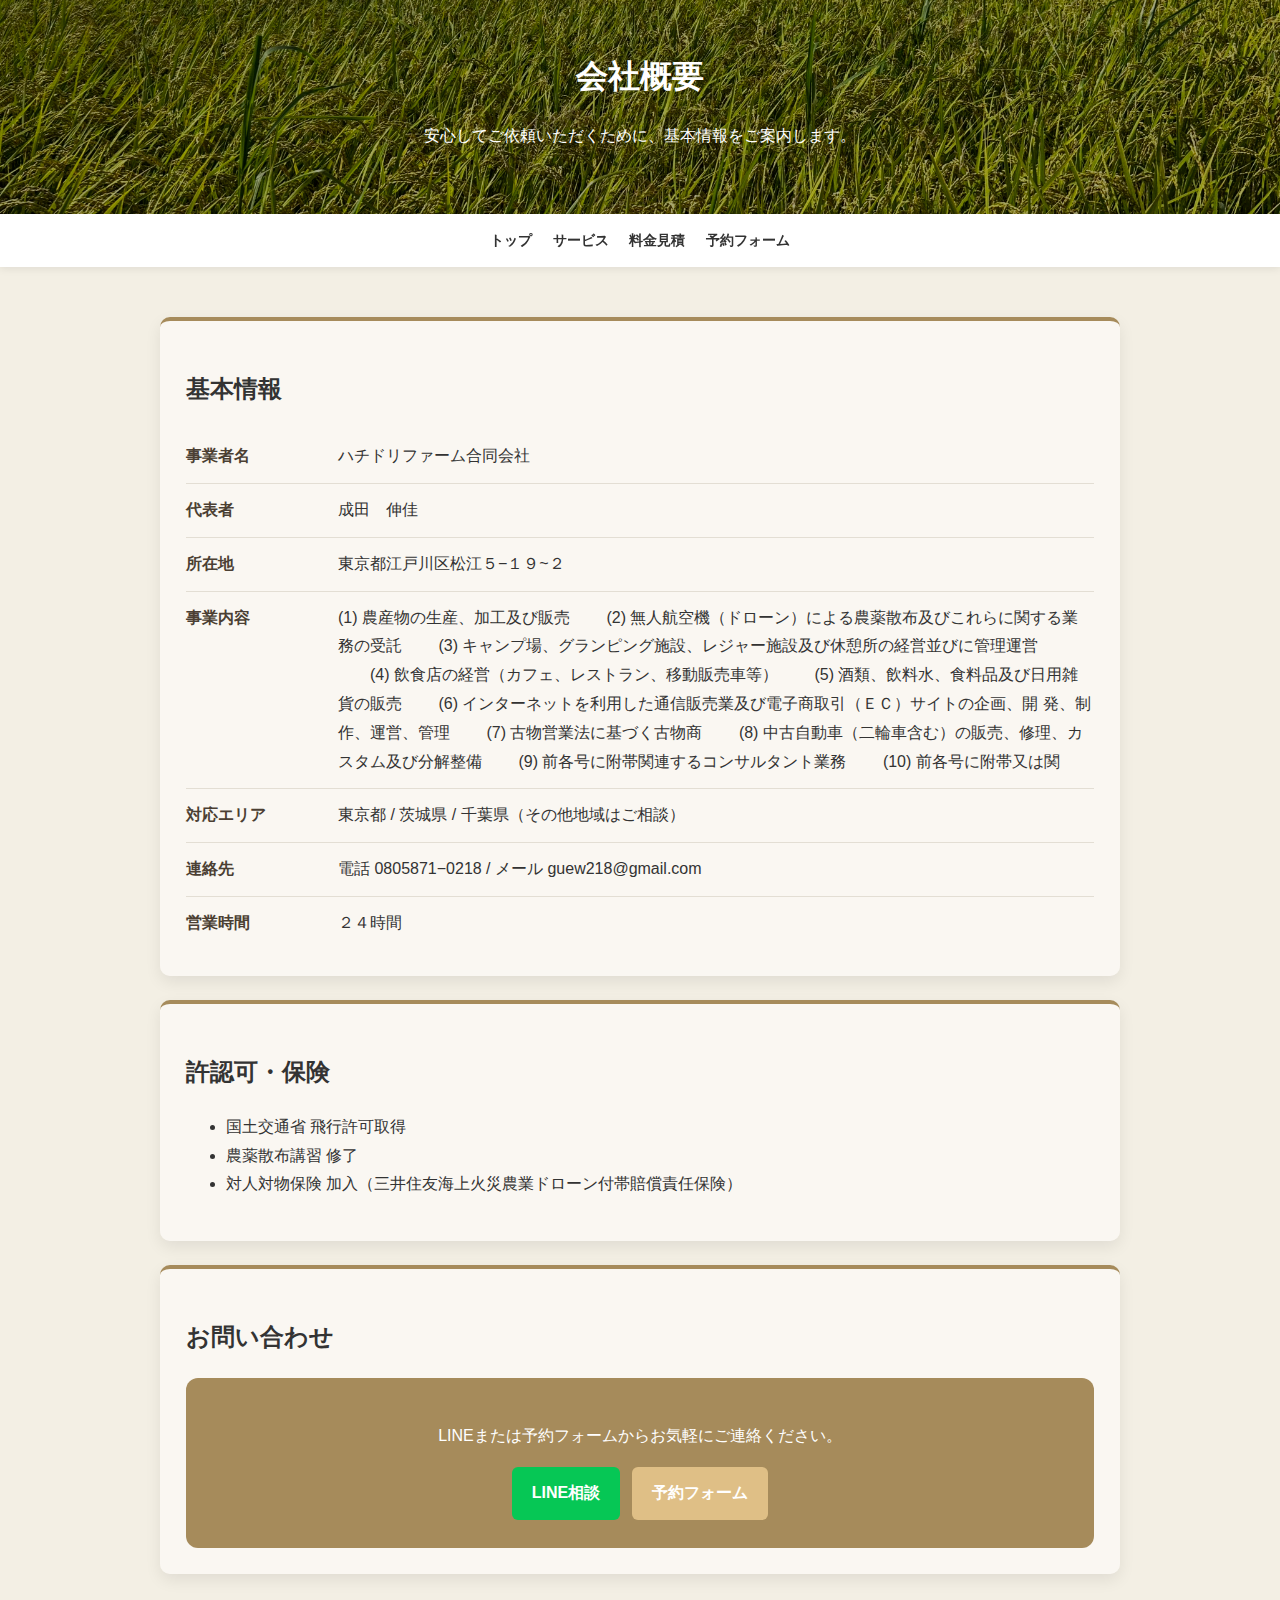
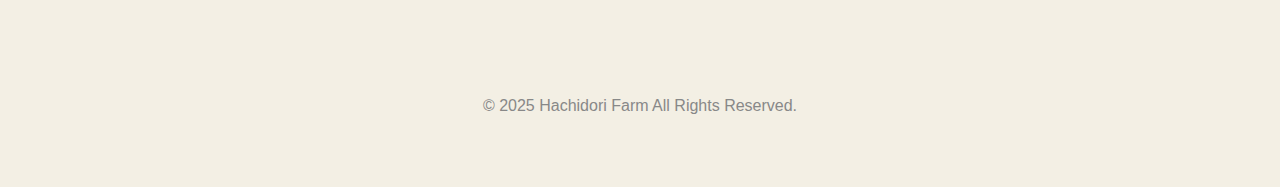
<file: company.html>
<!DOCTYPE html>
<html lang="ja">

<head>
    <meta charset="UTF-8">
    <meta name="viewport" content="width=device-width, initial-scale=1.0">
    <title>会社概要 | ハチドリドファーム</title>
    <meta name="description" content="ハチドリファームの会社概要、許認可、保険、対応エリアなどをご案内します。">
    <meta property="og:title" content="会社概要 | ハチドリファーム">
    <meta property="og:description" content="会社概要、許認可、保険、対応エリアのご案内。">
    <meta property="og:type" content="website">
    <meta property="og:locale" content="ja_JP">
    <meta property="og:image" content="assets/slide8.jpg">
    <meta name="theme-color" content="#A68B5B">

    <style>
        :root {
            --main: #A68B5B;
            --dark: #4B3F33;
            --bg: #f3efe4;
            --card: #faf7f2f2;
        }

        body {
            margin: 0;
            font-family: -apple-system, BlinkMacSystemFont, "Segoe UI", "Noto Sans JP", sans-serif;
            background: var(--bg);
            color: #333;
            line-height: 1.8;
        }

        header {
            background: linear-gradient(rgba(0, 0, 0, .35), rgba(0, 0, 0, .35)), url("assets/slide8.jpg");
            background-size: cover;
            background-position: center;
            color: white;
            text-align: center;
            padding: 48px 20px;
        }

        header h1 {
            font-size: 32px;
            margin: 0 0 10px;
        }

        nav {
            background: white;
            padding: 12px 16px;
            text-align: center;
            position: sticky;
            top: 0;
            z-index: 10;
            box-shadow: 0 2px 8px rgba(0, 0, 0, .08);
        }

        nav a {
            margin: 0 8px;
            text-decoration: none;
            color: #333;
            font-weight: 600;
            font-size: 14px;
        }

        main {
            max-width: 960px;
            margin: 0 auto;
            padding: 50px 20px;
        }

        .card {
            background: var(--card);
            padding: 26px;
            border-radius: 10px;
            box-shadow: 0 6px 16px rgba(0, 0, 0, .08);
            border-top: 4px solid var(--main);
            margin-bottom: 24px;
        }

        .info-row {
            display: grid;
            grid-template-columns: 140px 1fr;
            gap: 12px;
            padding: 12px 0;
            border-bottom: 1px solid #e3ded4;
        }

        .info-row:last-child {
            border-bottom: none;
        }

        .label {
            font-weight: 600;
            color: var(--dark);
        }

        .cta {
            background: var(--main);
            color: white;
            text-align: center;
            padding: 28px 20px;
            border-radius: 12px;
        }

        .cta .buttons {
            margin-top: 16px;
            display: flex;
            justify-content: center;
            flex-wrap: wrap;
            gap: 12px;
        }

        .btn {
            display: inline-block;
            padding: 12px 20px;
            border-radius: 6px;
            text-decoration: none;
            font-weight: bold;
        }

        .btn-line { background: #06C755; color: white; }
        .btn-mail { background: #dfbf86; color: white; }

        footer {
            text-align: center;
            padding: 28px 20px 50px;
            color: #888;
        }

        @media (max-width: 768px) {
            header h1 { font-size: 24px; }
            main { padding: 40px 18px; }
            .info-row { grid-template-columns: 1fr; }
        }
    </style>
</head>

<body>
    <header>
        <h1>会社概要</h1>
        <p>安心してご依頼いただくために、基本情報をご案内します。</p>
    </header>

    <nav>
        <a href="drone.html#merit">トップ</a>
        <a href="drone.html#service">サービス</a>
        <a href="drone.html#estimate">料金見積</a>
        <a href="drone.html#contact">予約フォーム</a>
    </nav>

    <main>
        <section class="card">
            <h2>基本情報</h2>
            <div class="info-row">
                <div class="label">事業者名</div>
                <div>ハチドリファーム合同会社</div>
            </div>
            <div class="info-row">
                <div class="label">代表者</div>
                <div>成田　伸佳</div>
            </div>
            <div class="info-row">
                <div class="label">所在地</div>
                <div>東京都江戸川区松江５−１９~２</div>
            </div>
            <div class="info-row">
                <div class="label">事業内容</div>
                <div>(1) 農産物の生産、加工及び販売
　　(2) 無人航空機（ドローン）による農薬散布及びこれらに関する業務の受託
　　(3) キャンプ場、グランピング施設、レジャー施設及び休憩所の経営並びに管理運営
　　(4) 飲食店の経営（カフェ、レストラン、移動販売車等）
　　(5) 酒類、飲料水、食料品及び日用雑貨の販売
　　(6) インターネットを利用した通信販売業及び電子商取引（ＥＣ）サイトの企画、開
発、制作、運営、管理
　　(7) 古物営業法に基づく古物商
　　(8) 中古自動車（二輪車含む）の販売、修理、カスタム及び分解整備
　　(9) 前各号に附帯関連するコンサルタント業務
　　(10) 前各号に附帯又は関</div>
            </div>
            <div class="info-row">
                <div class="label">対応エリア</div>
                <div>東京都 / 茨城県 / 千葉県（その他地域はご相談）</div>
            </div>
            <div class="info-row">
                <div class="label">連絡先</div>
                <div>電話 0805871−0218 / メール guew218@gmail.com</div>
            </div>
            <div class="info-row">
                <div class="label">営業時間</div>
                <div>２４時間</div>
            </div>
        </section>

        <section class="card">
            <h2>許認可・保険</h2>
            <ul>
                <li>国土交通省 飛行許可取得</li>
                <li>農薬散布講習 修了</li>
                <li>対人対物保険 加入（三井住友海上火災農業ドローン付帯賠償責任保険）</li>
            </ul>
        </section>

        <section class="card">
            <h2>お問い合わせ</h2>
            <div class="cta">
                <p>LINEまたは予約フォームからお気軽にご連絡ください。</p>
                <div class="buttons">
                    <a class="btn btn-line" href="https://lin.ee/dh3GsJN">LINE相談</a>
                    <a class="btn btn-mail" href="drone.html#contact">予約フォーム</a>
                </div>
            </div>
        </section>
    </main>

    <footer>
        <p>© 2025 Hachidori Farm All Rights Reserved.</p>
    </footer>
</body>

</html>
</file>
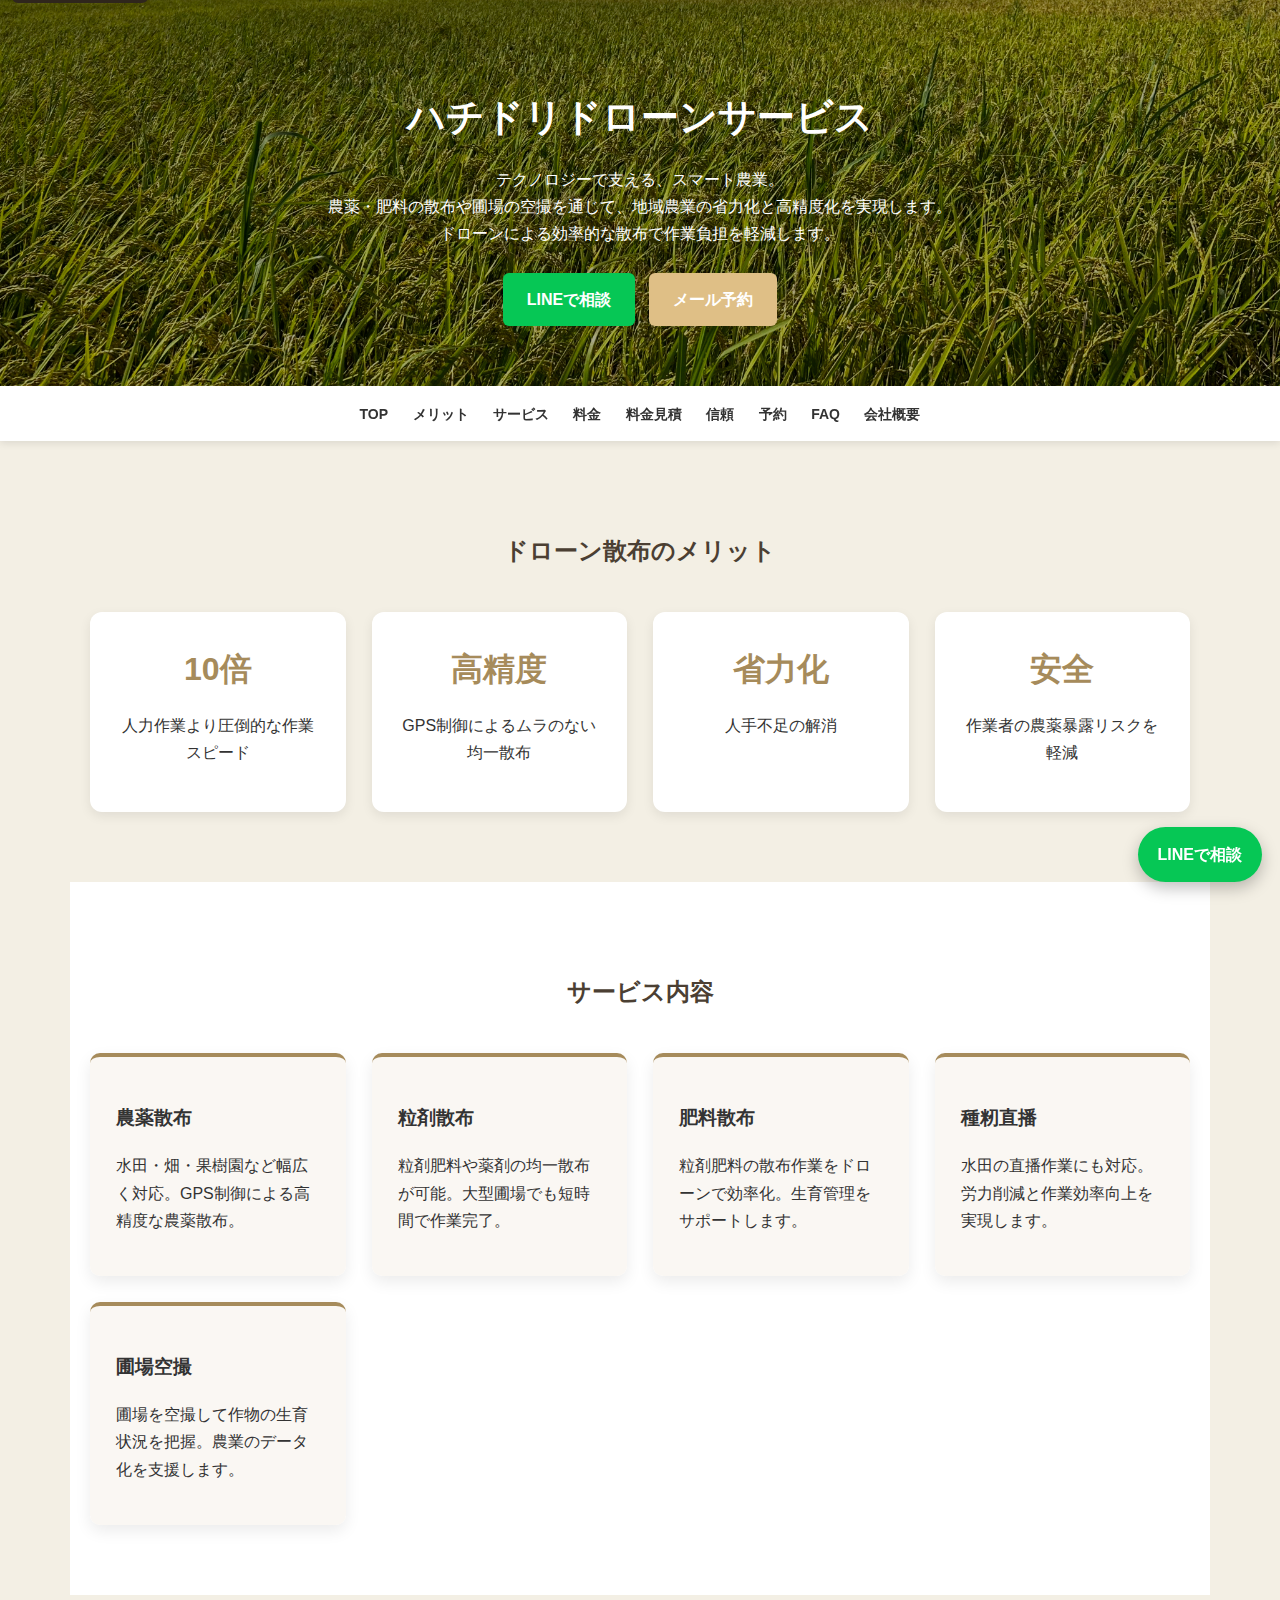
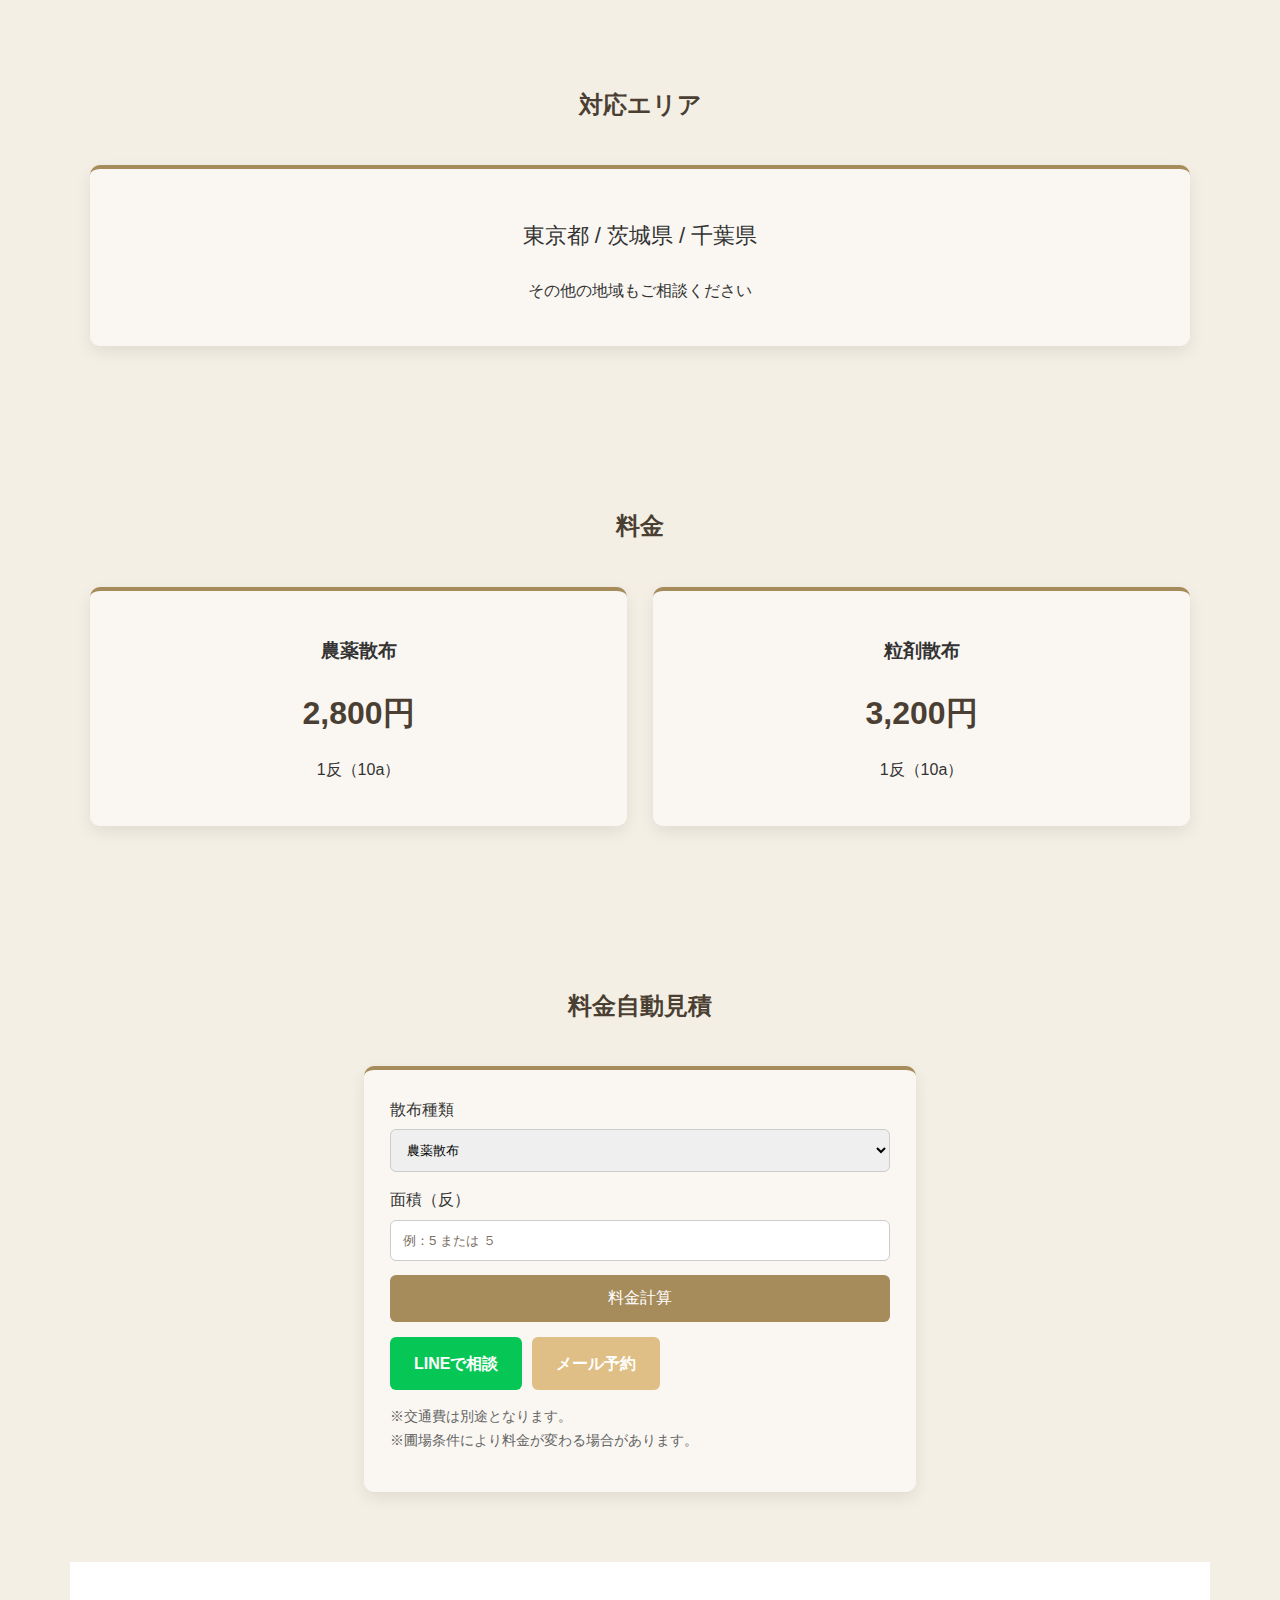
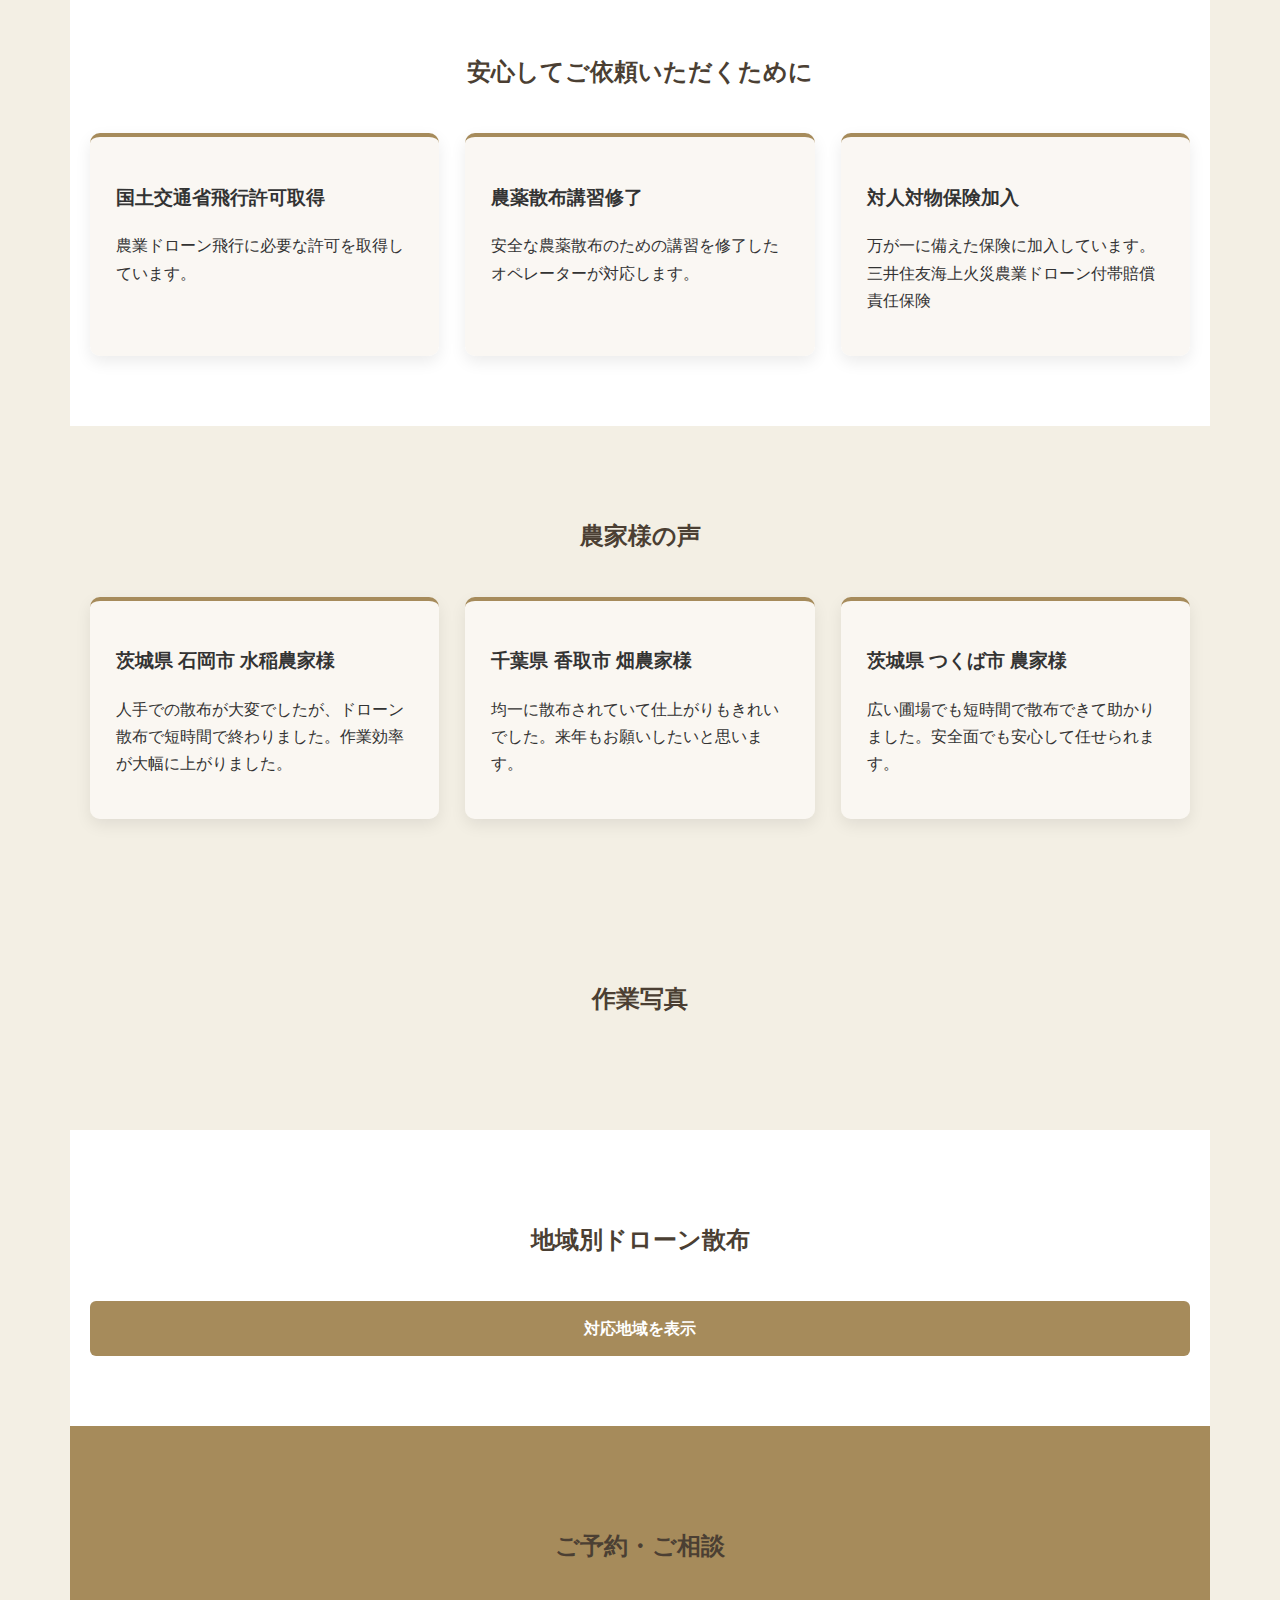
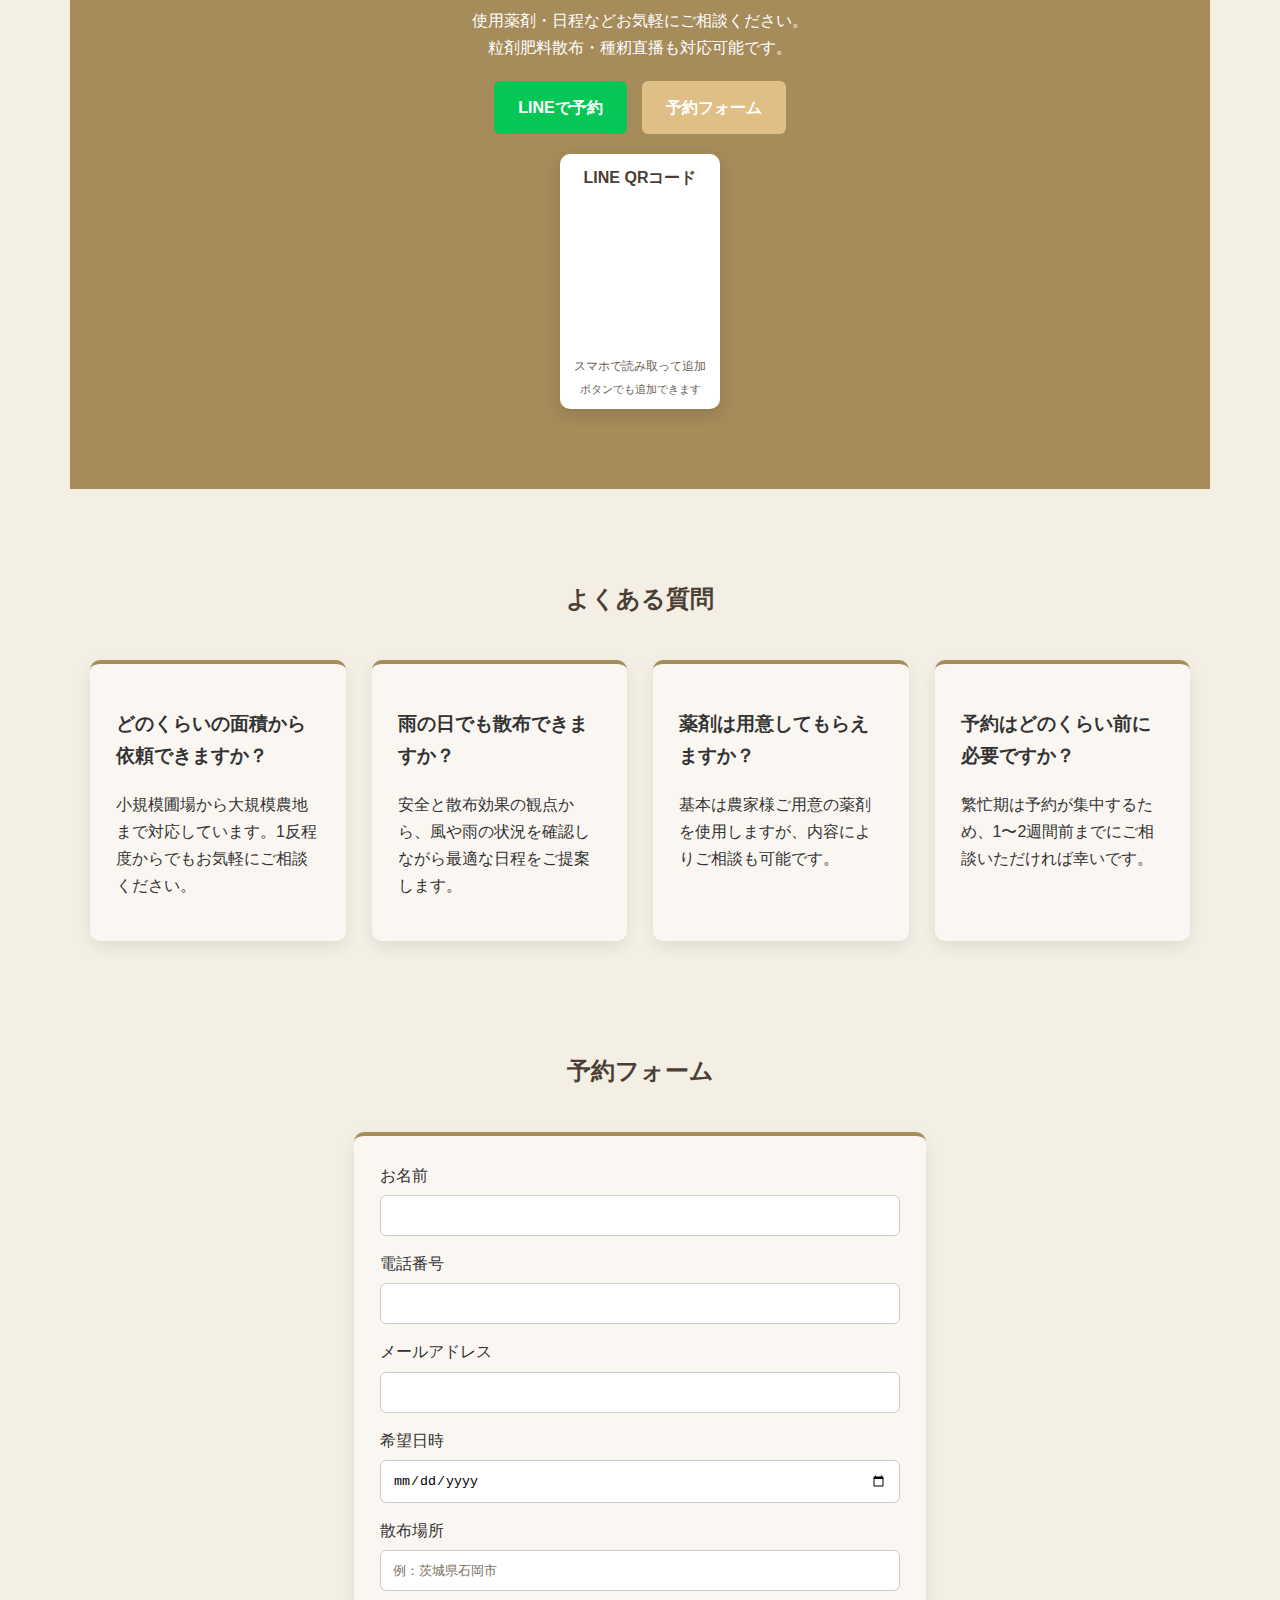
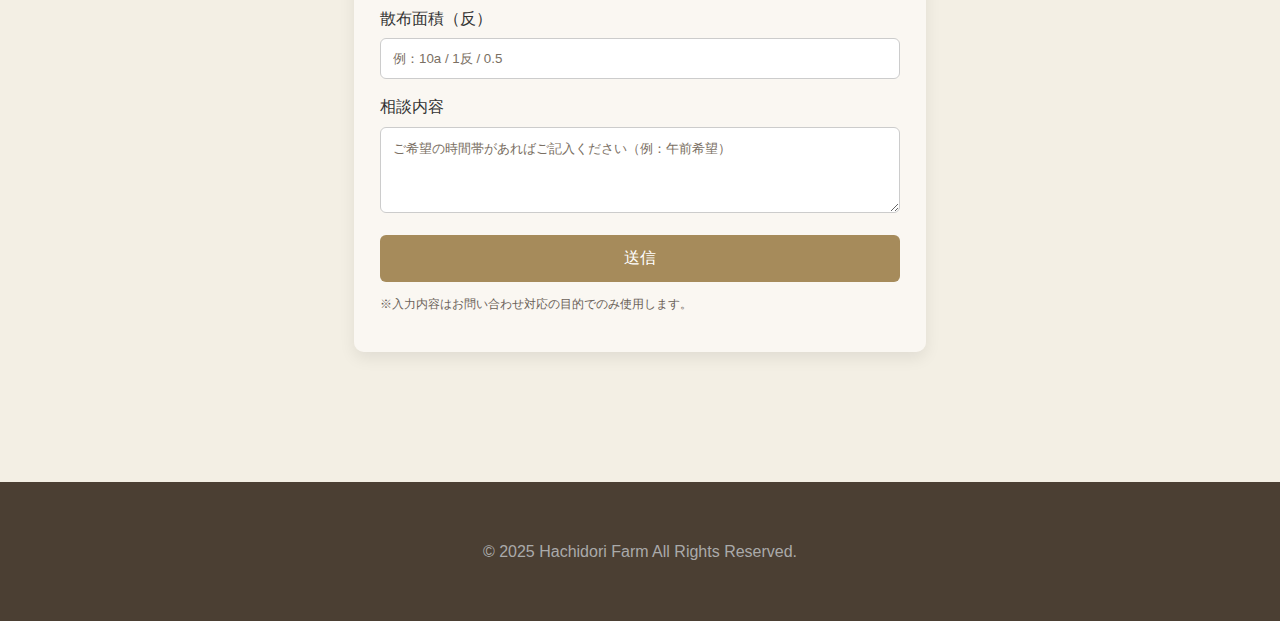
<file: drone.html>
<!DOCTYPE html>
<html lang="ja">

<head>
    <meta charset="UTF-8">
    <meta name="viewport" content="width=device-width, initial-scale=1.0">
    <title>ハチドリドローンサービス | 農業ドローン散布</title>
    <meta name="description" content="農業ドローン散布サービス。農薬・粒剤・肥料散布、種籾直播、圃場空撮に対応。東京都・茨城県・千葉県を中心に承ります。">
    <meta name="theme-color" content="#A68B5B">
    <meta property="og:title" content="ハチドリドローンサービス | 農業ドローン散布">
    <meta property="og:description" content="農薬・粒剤・肥料散布、種籾直播、圃場空撮に対応。東京都・茨城県・千葉県を中心に承ります。">
    <meta property="og:type" content="website">
    <meta property="og:locale" content="ja_JP">
    <meta property="og:image" content="assets/slide8.jpg">
    <meta name="twitter:card" content="summary_large_image">

    <style>
        :root {
            --main: #A68B5B;
            --dark: #4B3F33;
            --accent: #3e3a3926;
            --bg: #f3efe4;
            --card: #faf7f2f2;
        }

        body {
            margin: 0;
            font-family: -apple-system, BlinkMacSystemFont, "Segoe UI", "Noto Sans JP", sans-serif;
            background: var(--bg);
            color: #333;
            line-height: 1.7;
        }

        html {
            scroll-behavior: smooth;
        }

        section {
            scroll-margin-top: 80px;
        }

        #contact {
            scroll-margin-top: 0;
            padding-top: 20px;
        }

        a:focus-visible,
        button:focus-visible,
        input:focus-visible,
        select:focus-visible,
        textarea:focus-visible {
            outline: 3px solid #2f261c;
            outline-offset: 2px;
        }

        a.btn:hover,
        button:hover {
            filter: brightness(0.97);
        }

        .skip-link {
            position: absolute;
            left: 12px;
            top: -40px;
            background: #2f261c;
            color: #fff;
            padding: 8px 12px;
            border-radius: 6px;
            text-decoration: none;
            z-index: 1000;
        }

        .skip-link:focus-visible {
            top: 12px;
        }

        header {
            background: linear-gradient(rgba(0, 0, 0, .35), rgba(0, 0, 0, .35)), url("assets/slide8.jpg");
            background-size: cover;
            background-position: center;
            color: white;
            text-align: center;
            padding: 60px 20px;
        }

        header h1 {
            font-size: 38px;
            margin-bottom: 10px
        }

        .hero-buttons {
            margin-top: 25px;
            display: flex;
            justify-content: center;
            flex-wrap: wrap;
            gap: 14px;
        }

        nav {
            background: white;
            padding: 14px;
            text-align: center;
            position: sticky;
            top: 0;
            z-index: 10;
            box-shadow: 0 2px 8px rgba(0, 0, 0, .1);
        }

        nav a {
            margin: 0 10px;
            text-decoration: none;
            color: #333;
            font-weight: 600;
            font-size: 14px;
        }

        section {
            max-width: 1100px;
            margin: auto;
            padding: 70px 20px;
        }

        .alt {
            background: white
        }

        h2 {
            text-align: center;
            margin-bottom: 40px;
            color: var(--dark);
        }

        .grid {
            display: grid;
            grid-template-columns: repeat(auto-fit, minmax(240px, 1fr));
            gap: 26px;
        }

        .card {
            background: var(--card);
            padding: 26px;
            border-radius: 10px;
            box-shadow: 0 6px 16px rgba(0, 0, 0, .08);
            border-top: 4px solid var(--main);
        }

        .stat {
            background: white;
            padding: 30px;
            border-radius: 12px;
            text-align: center;
            box-shadow: 0 4px 12px rgba(0, 0, 0, .08);
        }

        .stat h3 {
            margin: 0;
            font-size: 32px;
            color: var(--main);
        }

        .price {
            font-size: 32px;
            font-weight: bold;
            color: var(--dark);
        }

        .center {
            text-align: center
        }

        .btn {
            display: inline-block;
            padding: 13px 24px;
            border-radius: 6px;
            text-decoration: none;
            font-weight: bold;
        }

        .btn-line {
            background: #06C755;
            color: white
        }

        .btn-mail {
            background: #dfbf86;
            color: white
        }

        input,
        select,
        textarea {
            width: 100%;
            padding: 12px;
            border-radius: 6px;
            border: 1px solid #ccc;
            margin-top: 6px;
            margin-bottom: 14px;
            box-sizing: border-box;
        }

        input::placeholder,
        textarea::placeholder {
            color: #7a6f63;
        }

        button {
            padding: 13px;
            border: none;
            border-radius: 6px;
            background: var(--main);
            color: white;
            font-size: 16px;
            cursor: pointer;
            width: 100%;
        }

        .result {
            font-size: 26px;
            font-weight: bold;
            margin-top: 12px;
            color: var(--dark);
        }

        .form-status {
            margin-top: 12px;
            font-size: 14px;
            color: #2f261c;
            background: #f2e9da;
            border: 1px solid #d8c8ae;
            padding: 10px 12px;
            border-radius: 6px;
            display: none;
        }

        .form-status.error {
            background: #f8e2df;
            border-color: #e0b1a8;
            color: #7a2d22;
        }

        .gallery img {
            width: 100%;
            border-radius: 8px;
        }

        .cta {
            background: var(--main);
            color: white;
            text-align: center;
            padding: 80px 20px;
        }

        footer {
            background: var(--dark);
            color: #aaa;
            text-align: center;
            padding: 40px 20px;
            margin-top: 60px;
        }

        .floating-line {
            position: fixed;
            right: 18px;
            bottom: 18px;
            background: #06C755;
            color: white;
            padding: 14px 20px;
            border-radius: 30px;
            font-weight: bold;
            text-decoration: none;
            box-shadow: 0 6px 16px rgba(0, 0, 0, .25);
            z-index: 999;
        }

        /* SEO折りたたみ */

        .seo-details {
            margin-top: 10px;
        }

        .seo-toggle {
            background: var(--main);
            color: white;
            padding: 14px;
            border-radius: 6px;
            cursor: pointer;
            text-align: center;
            font-weight: bold;
            list-style: none;
        }

        .seo-toggle::-webkit-details-marker {
            display: none;
        }

        .seo-content {
            margin-top: 20px;
        }

        .seo-details:not([open]) .seo-content {
            display: none;
        }

        @media (prefers-reduced-motion: reduce) {
            html {
                scroll-behavior: auto;
            }

            * {
                animation: none !important;
                transition: none !important;
            }
        }

        @media(max-width:768px) {
            header h1 {
                font-size: 26px
            }

            section {
                padding: 50px 18px
            }

            .grid {
                grid-template-columns: 1fr
            }

            .hero-buttons {
                flex-direction: column
            }

            .price {
                font-size: 26px
            }

            #contact {
                scroll-margin-top: 0;
                padding-top: 16px;
            }
        }
    </style>

    <script>
        function normalizeNumber(value) {
            value = value.replace(/[０-９]/g, function (s) {
                return String.fromCharCode(s.charCodeAt(0) - 0xFEE0)
            });
            value = value.replace(/[^0-9.]/g, '');
            return value;
        }

        function calcEstimate() {
            let type = document.getElementById("type").value
            let areaInput = document.getElementById("fieldArea")

            let area = normalizeNumber(areaInput.value)
            areaInput.value = area

            if (area === "") {
                alert("面積を入力してください")
                return
            }

            area = parseFloat(area)

            if (isNaN(area) || area <= 0) {
                alert("正しい面積を入力してください")
                return
            }

            let price = 0

            if (type === "pesticide") price = 2800 * area
            if (type === "granule") price = 3200 * area

            let tax = price * 0.1
            let total = price + tax

            let resultText = "概算料金：約 " + Math.round(total).toLocaleString() + " 円（税込）"

            document.getElementById("estimateResult").textContent = resultText

            let typeText = type === "pesticide" ? "農薬散布" : "粒剤散布"

            let msg = "ドローン散布見積希望\n" +
                "散布種類：" + typeText + "\n" +
                "面積：" + area + "反\n" +
                "概算料金：" + Math.round(total).toLocaleString() + "円"

            let url = "https://lin.ee/dh3GsJN?text=" + encodeURIComponent(msg)

            document.getElementById("lineEstimate").href = url
        }

        let formSubmitting = false;

        function handleFormSubmit(event) {
            formSubmitting = true;
            const message = document.getElementById("formStatus");
            if (message) {
                message.textContent = "送信中です...";
                message.classList.remove("error");
                message.style.display = "block";
            }
        }

        function handleFormResultLoad() {
            if (!formSubmitting) return;
            formSubmitting = false;
            const form = document.getElementById("contactForm");
            const message = document.getElementById("formStatus");
            if (form) form.reset();
            if (message) {
                message.textContent = "送信しました。内容を確認後、こちらからご連絡いたします。";
                message.classList.remove("error");
            }
        }

        function scrollToContact() {
            if (location.hash !== "#contact") return;
            const el = document.getElementById("contact");
            if (!el) return;
            const nav = document.querySelector("nav");
            const offset = (nav ? nav.offsetHeight : 80) - 4;
            const y = el.getBoundingClientRect().top + window.pageYOffset - offset;
            window.scrollTo({ top: y, behavior: "auto" });
        }

        window.addEventListener("load", () => {
            // LINE内ブラウザのレイアウト確定後に補正
            scrollToContact();
            setTimeout(scrollToContact, 300);
        });

        window.addEventListener("hashchange", scrollToContact);
        window.addEventListener("pageshow", scrollToContact);
    </script>

</head>

<body>

    <a class="skip-link" href="#mainContent">本文へスキップ</a>

    <header>
        <h1>ハチドリドローンサービス</h1>

        <p>
            テクノロジーで支える、スマート農業。<br>
            農薬・肥料の散布や圃場の空撮を通じて、地域農業の省力化と高精度化を実現します。<br>
            ドローンによる効率的な散布で作業負担を軽減します。
        </p>

        <div class="hero-buttons">
            <a class="btn btn-line" href="https://lin.ee/dh3GsJN">LINEで相談</a>
            <a class="btn btn-mail" href="#contact">メール予約</a>
        </div>
    </header>

    <nav aria-label="主要ナビゲーション">
        <a href="index.html">TOP</a>
        <a href="#merit">メリット</a>
        <a href="#service">サービス</a>
        <a href="#price">料金</a>
        <a href="#estimate">料金見積</a>
        <a href="#trust">信頼</a>
        <a href="#contact">予約</a>
        <a href="#faq">FAQ</a>
        <a href="company.html">会社概要</a>
    </nav>

    <main id="mainContent">
        <section id="merit">
            <h2>ドローン散布のメリット</h2>
            <div class="grid">
                <div class="stat">
                    <h3>10倍</h3>
                    <p>人力作業より圧倒的な作業スピード</p>
                </div>
                <div class="stat">
                    <h3>高精度</h3>
                    <p>GPS制御によるムラのない均一散布</p>
                </div>
                <div class="stat">
                    <h3>省力化</h3>
                    <p>人手不足の解消</p>
                </div>
                <div class="stat">
                    <h3>安全</h3>
                    <p>作業者の農薬暴露リスクを軽減</p>
                </div>
            </div>
        </section>

        <section class="alt" id="service">
            <h2>サービス内容</h2>
            <div class="grid">
                <div class="card">
                    <h3>農薬散布</h3>
                    <p>水田・畑・果樹園など幅広く対応。GPS制御による高精度な農薬散布。</p>
                </div>
                <div class="card">
                    <h3>粒剤散布</h3>
                    <p>粒剤肥料や薬剤の均一散布が可能。大型圃場でも短時間で作業完了。</p>
                </div>
                <div class="card">
                    <h3>肥料散布</h3>
                    <p>粒剤肥料の散布作業をドローンで効率化。生育管理をサポートします。</p>
                </div>
                <div class="card">
                    <h3>種籾直播</h3>
                    <p>水田の直播作業にも対応。労力削減と作業効率向上を実現します。</p>
                </div>
                <div class="card">
                    <h3>圃場空撮</h3>
                    <p>圃場を空撮して作物の生育状況を把握。農業のデータ化を支援します。</p>
                </div>
            </div>
        </section>

        <section id="area">
            <h2>対応エリア</h2>
            <div class="card center">
                <p style="font-size:22px">東京都 / 茨城県 / 千葉県</p>
                <p>その他の地域もご相談ください</p>
            </div>
        </section>

        <section id="price">
            <h2>料金</h2>
            <div class="grid">
                <div class="card center">
                    <h3>農薬散布</h3>
                    <div class="price">2,800円</div>
                    <p>1反（10a）</p>
                </div>
                <div class="card center">
                    <h3>粒剤散布</h3>
                    <div class="price">3,200円</div>
                    <p>1反（10a）</p>
                </div>
            </div>
        </section>

        <section id="estimate">
            <h2>料金自動見積</h2>
            <div class="card" style="max-width:500px;margin:auto">
                <label for="type">散布種類</label>
                <select id="type">
                    <option value="pesticide">農薬散布</option>
                    <option value="granule">粒剤散布</option>
                </select>

                <label for="fieldArea">面積（反）</label>
                <input id="fieldArea" placeholder="例：5 または ５" inputmode="decimal" aria-describedby="estimateNote" autocomplete="off">

                <button type="button" onclick="calcEstimate()">料金計算</button>

                <div id="estimateResult" class="result" aria-live="polite"></div>

                <div style="margin-top:15px;display:flex;gap:10px;flex-wrap:wrap">
                    <a id="lineEstimate" class="btn btn-line" href="https://lin.ee/dh3GsJN">LINEで相談</a>
                    <a class="btn btn-mail" href="#contact">メール予約</a>
                </div>

                <p id="estimateNote" style="margin-top:15px;font-size:14px;color:#666">
                    ※交通費は別途となります。<br>
                    ※圃場条件により料金が変わる場合があります。
                </p>

            </div>
        </section>

        <section class="alt" id="trust">
            <h2>安心してご依頼いただくために</h2>
            <div class="grid">
                <div class="card">
                    <h3>国土交通省飛行許可取得</h3>
                    <p>農業ドローン飛行に必要な許可を取得しています。</p>
                </div>
                <div class="card">
                    <h3>農薬散布講習修了</h3>
                    <p>安全な農薬散布のための講習を修了したオペレーターが対応します。</p>
                </div>
                <div class="card">
                    <h3>対人対物保険加入</h3>
                    <p>万が一に備えた保険に加入しています。<br>三井住友海上火災農業ドローン付帯賠償責任保険</p>
                </div>

            </div>
        </section>

        <section id="voice">
            <h2>農家様の声</h2>
            <div class="grid">
                <div class="card">
                    <h3>茨城県 石岡市 水稲農家様</h3>
                    <p>人手での散布が大変でしたが、ドローン散布で短時間で終わりました。作業効率が大幅に上がりました。</p>
                </div>
                <div class="card">
                    <h3>千葉県 香取市 畑農家様</h3>
                    <p>均一に散布されていて仕上がりもきれいでした。来年もお願いしたいと思います。</p>
                </div>
                <div class="card">
                    <h3>茨城県 つくば市 農家様</h3>
                    <p>広い圃場でも短時間で散布できて助かりました。安全面でも安心して任せられます。</p>
                </div>
            </div>
        </section>

        <!-- <section id="results">
            <h2>散布実績</h2>
            <div class="grid">
                <div class="card center">
                    <h3>2025年散布実績</h3>
                    <p style="font-size:22px;font-weight:bold">水田120ha</p>
                    <p style="font-size:22px;font-weight:bold">畑40ha</p>
                </div>
                <div class="card center">
                    <h3>2024年散布実績</h3>
                    <p style="font-size:22px;font-weight:bold">水田120ha</p>
                    <p style="font-size:22px;font-weight:bold">畑40ha</p>
                </div>
                <div class="card center">
                    <h3>累計散布面積</h3>
                    <p style="font-size:30px;font-weight:bold;color:var(--main)">320ha+</p>
                    <p>地域農業をサポートしています</p>
                </div>
            </div>
        </section>
    -->
        <section id="gallery">
            <h2>作業写真</h2>
            <div class="grid gallery">
                <img src="assets/slide11.jpg" alt="農業ドローンによる散布作業" loading="lazy" decoding="async">
                <img src="assets/slide12.jpg" alt="圃場でのドローン運用風景" loading="lazy" decoding="async">
                <img src="assets/slide13.jpg" alt="ドローンによる空撮" loading="lazy" decoding="async">
            </div>
        </section>

        <section id="cityseo" class="alt">

            <h2>地域別ドローン散布</h2>

            <details class="seo-details">
                <summary class="seo-toggle">対応地域を表示</summary>

                <div class="seo-content">

                    <div class="grid">

                        <a class="card" href="seo/toride.html">
                            <h3>取手市 ドローン散布</h3>
                            <p>取手市の農薬散布対応</p>
                        </a>

                        <a class="card" href="seo/hokota.html">
                            <h3>鉾田市 ドローン散布</h3>
                            <p>鉾田市の農薬散布対応</p>
                        </a>

                        <a class="card" href="seo/bando.html">
                            <h3>坂東市 ドローン散布</h3>
                            <p>坂東市の農薬散布対応</p>
                        </a>

                        <a class="card" href="seo/joso.html">
                            <h3>常総市 ドローン散布</h3>
                            <p>常総市の農薬散布対応</p>
                        </a>

                        <a class="card" href="seo/tsukubamirai.html">
                            <h3>つくばみらい市 ドローン散布</h3>
                            <p>つくばみらい市の農薬散布対応</p>
                        </a>

                        <a class="card" href="seo/kashiwa.html">
                            <h3>柏市 ドローン散布</h3>
                            <p>柏市の農薬散布対応</p>
                        </a>

                        <a class="card" href="seo/ryugasaki.html">
                            <h3>龍ケ崎市 ドローン散布</h3>
                            <p>龍ケ崎市の農薬散布対応</p>
                        </a>

                        <a class="card" href="seo/abiko.html">
                            <h3>我孫子市 ドローン散布</h3>
                            <p>我孫子市の農薬散布対応</p>
                        </a>

                        <a class="card" href="seo/noda.html">
                            <h3>野田市 ドローン散布</h3>
                            <p>野田市の農薬散布対応</p>
                        </a>

                        <a class="card" href="seo/mutsuzawa.html">
                            <h3>長生郡睦沢町 ドローン散布</h3>
                            <p>長生郡睦沢町の農薬散布対応</p>
                        </a>

                        <a class="card" href="seo/ichihara.html">
                            <h3>市原市 ドローン散布</h3>
                            <p>市原市の農薬散布対応</p>
                        </a>

                        <a class="card" href="seo/sodegaura.html">
                            <h3>袖ヶ浦市 ドローン散布</h3>
                            <p>袖ヶ浦市の農薬散布対応</p>
                        </a>

                        <a class="card" href="seo/yokohama.html">
                            <h3>横浜市 ドローン散布</h3>
                            <p>横浜市の農薬散布対応</p>
                        </a>

                        <a class="card" href="seo/ushiku.html">
                            <h3>牛久市 ドローン散布</h3>
                            <p>牛久市の農薬散布対応</p>
                        </a>

                        <a class="card" href="seo/inashiki.html">
                            <h3>稲敷市 ドローン散布</h3>
                            <p>稲敷市の農薬散布対応</p>
                        </a>

                    </div>

                </div>
            </details>

        </section>


        <section class="cta" id="line">
            <h2>ご予約・ご相談</h2>
            <p>使用薬剤・日程などお気軽にご相談ください。<br>粒剤肥料散布・種籾直播も対応可能です。</p>
            <div style="margin-top:20px;display:flex;gap:15px;justify-content:center;flex-wrap:wrap">
                <a class="btn btn-line" href="https://lin.ee/dh3GsJN">LINEで予約</a>
                <a class="btn btn-mail" href="#contact">予約フォーム</a>
            </div>
            <div style="margin-top:20px;display:flex;justify-content:center">
                <div style="background:#fff;border-radius:10px;padding:10px;box-shadow:0 6px 16px rgba(0,0,0,.12);text-align:center;max-width:160px">
                    <p style="margin:0 0 8px;font-weight:bold;color:#4b3f33">LINE QRコード</p>
                    <img src="https://qr-official.line.me/gs/M_756vcrup_GW.png?oat_content=qr" alt="LINE友だち追加QRコード" width="140" height="140" loading="lazy" decoding="async">
                    <p style="margin:8px 0 0;font-size:12px;color:#6b6259">スマホで読み取って追加</p>
                    <p style="margin:4px 0 0;font-size:11px;color:#6b6259">ボタンでも追加できます</p>
                </div>
            </div>
        </section>

        <section id="faq">
            <h2>よくある質問</h2>
            <div class="grid">
                <div class="card">
                    <h3>どのくらいの面積から依頼できますか？</h3>
                    <p>小規模圃場から大規模農地まで対応しています。1反程度からでもお気軽にご相談ください。</p>
                </div>
                <div class="card">
                    <h3>雨の日でも散布できますか？</h3>
                    <p>安全と散布効果の観点から、風や雨の状況を確認しながら最適な日程をご提案します。</p>
                </div>
                <div class="card">
                    <h3>薬剤は用意してもらえますか？</h3>
                    <p>基本は農家様ご用意の薬剤を使用しますが、内容によりご相談も可能です。</p>
                </div>
                <div class="card">
                    <h3>予約はどのくらい前に必要ですか？</h3>
                    <p>繁忙期は予約が集中するため、1〜2週間前までにご相談いただければ幸いです。</p>
                </div>
            </div>
        </section>

        <section id="contact">
            <h2>予約フォーム</h2>
            <div class="card" style="max-width:520px;margin:auto">
                <!-- TODO: 実運用の送信先に合わせてactionを更新してください -->
                <form id="contactForm" action="https://docs.google.com/forms/d/e/1FAIpQLSe4EiqZOMuaKuDjXnw5kKAKq8o6MtYQ1DXpDLGj8LaBrdjn2w/formResponse" method="post" target="hidden_iframe" onsubmit="handleFormSubmit(event)">
                    <input type="hidden" name="fvv" value="1">
                    <input type="hidden" name="pageHistory" value="0">
                    <label for="name">お名前</label>
                    <input id="name" name="entry.1628820393" type="text" autocomplete="name" required>

                    <label for="phone">電話番号</label>
                    <input id="phone" name="entry.1337693513" type="tel" inputmode="tel" autocomplete="tel" pattern="[0-9+()\\-\\s]+" required>

                    <label for="email">メールアドレス</label>
                    <input id="email" name="emailAddress" type="email" autocomplete="email" required>

                    <label for="desiredDate">希望日時</label>
                    <input id="desiredDate" name="entry.1880948562" type="date" required>

                    <label for="region">散布場所</label>
                    <input id="region" name="entry.1653937211" type="text" placeholder="例：茨城県石岡市" autocomplete="address-level2" required>

                    <label for="fieldSize">散布面積（反）</label>
                    <input id="fieldSize" name="entry.457711870" type="text" inputmode="decimal" placeholder="例：10a / 1反 / 0.5" required>

                    <label for="message">相談内容</label>
                    <textarea id="message" name="entry.1221597169" rows="4" placeholder="ご希望の時間帯があればご記入ください（例：午前希望）" required></textarea>

                    <button type="submit">送信</button>
                </form>
                <iframe name="hidden_iframe" style="display:none" onload="handleFormResultLoad()"></iframe>
                <p id="formStatus" class="form-status" role="status" aria-live="polite"></p>
                <p style="margin-top:12px;font-size:12px;color:#6b6259">
                    ※入力内容はお問い合わせ対応の目的でのみ使用します。
                </p>
            </div>
        </section>
    </main>

    <footer>
        <p>© 2025 Hachidori Farm All Rights Reserved.</p>
    </footer>

    <a class="floating-line" href="https://lin.ee/dh3GsJN">LINEで相談</a>

</body>

</html>
</file>
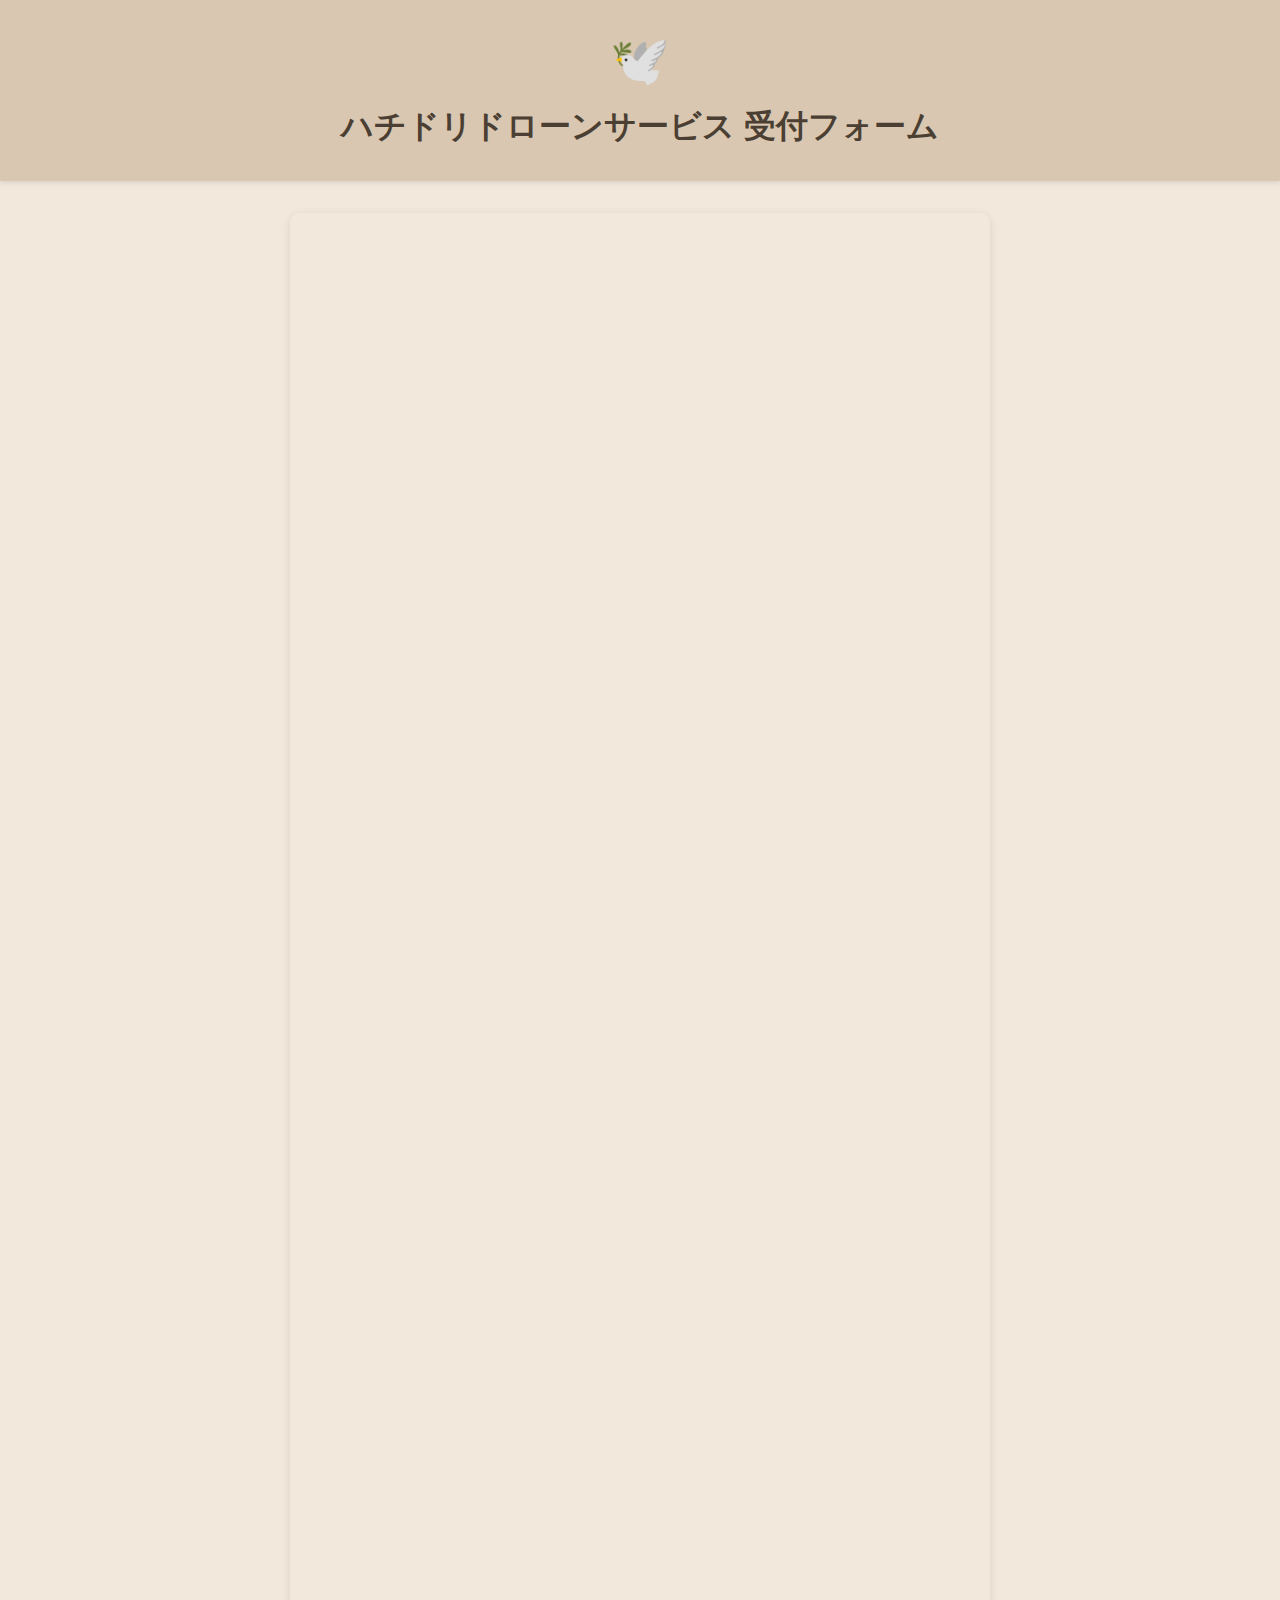
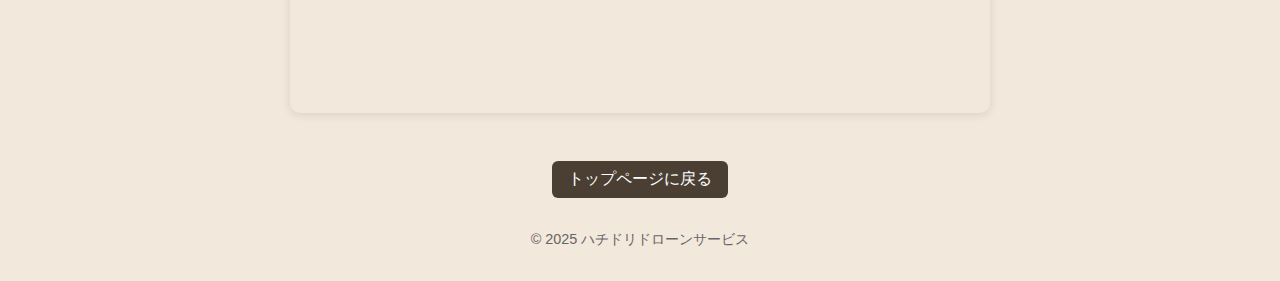
<file: form.html>
<!DOCTYPE html>
<html lang="ja">
<head>
  <meta charset="UTF-8">
  <meta name="viewport" content="width=device-width, initial-scale=1.0">
  <title>ハチドリドローンサービス 受付フォーム</title>
  <style>
    body { margin:0; padding:0; font-family:"Noto Sans JP", sans-serif; background-color:#f3e8dc; color:#333; }
    header { background-color:#d9c7b1; padding:2rem 1rem; text-align:center; box-shadow:0 2px 5px rgba(0,0,0,0.1); }
    header h1 { margin:0; font-size:2rem; color:#4b3f33; }
    .form-container { display:flex; justify-content:center; margin:2rem 0; }
    iframe { width:90%; max-width:700px; height:1500px; border:none; border-radius:10px; box-shadow:0 2px 10px rgba(0,0,0,0.1); }
    footer { text-align:center; font-size:0.9rem; color:#666; margin:2rem 0; }
    .hummingbird { font-size:3rem; margin-bottom:1rem; }
    .back-btn { display:inline-block; margin-top:1rem; padding:0.5rem 1rem; background-color:#4b3f33; color:#fff; text-decoration:none; border-radius:6px; }
  </style>
</head>
<body>
  <header>
    <div class="hummingbird">🕊️</div>
    <h1>ハチドリドローンサービス 受付フォーム</h1>
  </header>

  <main class="form-container">
    <iframe src="https://docs.google.com/forms/d/e/1FAIpQLSfMlgt4zgvWjuLARksPou3A4zV9YH0jOeZ9KjANd5vbkDyVrQ/viewform?embedded=true" 
            width="640" height="1445" frameborder="0" marginheight="0" marginwidth="0">
      読み込んでいます…
    </iframe>
  </main>

  <div style="text-align:center;">
    <a class="back-btn" href="index.html">トップページに戻る</a>
  </div>

  <footer>
    &copy; 2025 ハチドリドローンサービス
  </footer>
</body>
</html>
</file>
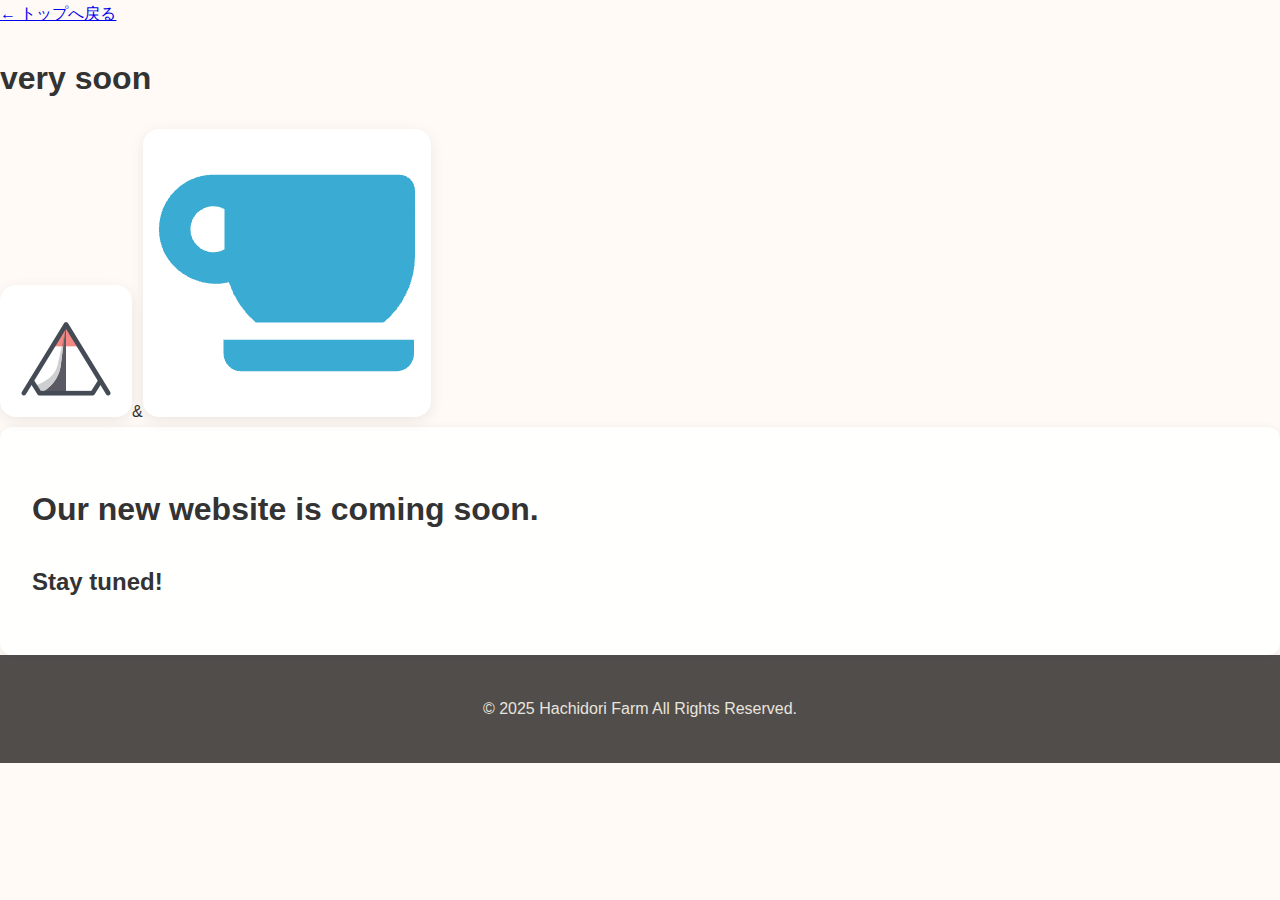
<file: soon.html>
<!DOCTYPE html>
<html lang="ja">
<head>
  <meta charset="UTF-8" />
   <!-- Google tag (gtag.js) -->
<script async src="https://www.googletagmanager.com/gtag/js?id=G-X1YVG5B9VR"></script>
<script>
  window.dataLayer = window.dataLayer || [];
  function gtag(){dataLayer.push(arguments);}
  gtag('js', new Date());

  gtag('config', 'G-X1YVG5B9VR');
</script>
  <meta name="viewport" content="width=device-width, initial-scale=1.0" />
  <title>very soon | Hachidori Farm</title>
  <link rel="stylesheet" href="style.css" />
</head>
<body>
  <header class="sub-header">
    <a href="./index.html" class="back-btn">← トップへ戻る</a>
    <h1>very soon</h1>
  </header>

  <section class="detail">
    <img src="assets/camp.png"  class="card" />&<img src="assets/cafe.png"  class="card" />
        <div class="detail-text">
      <h1>Our new website is coming soon. </h1>
      <p>
      <h2>Stay tuned! </h2>
      </p>
    </div>
  </section>

  <footer class="footer">
    <p>© 2025 Hachidori Farm All Rights Reserved.</p>
  </footer>
</body>
</html>
</file>
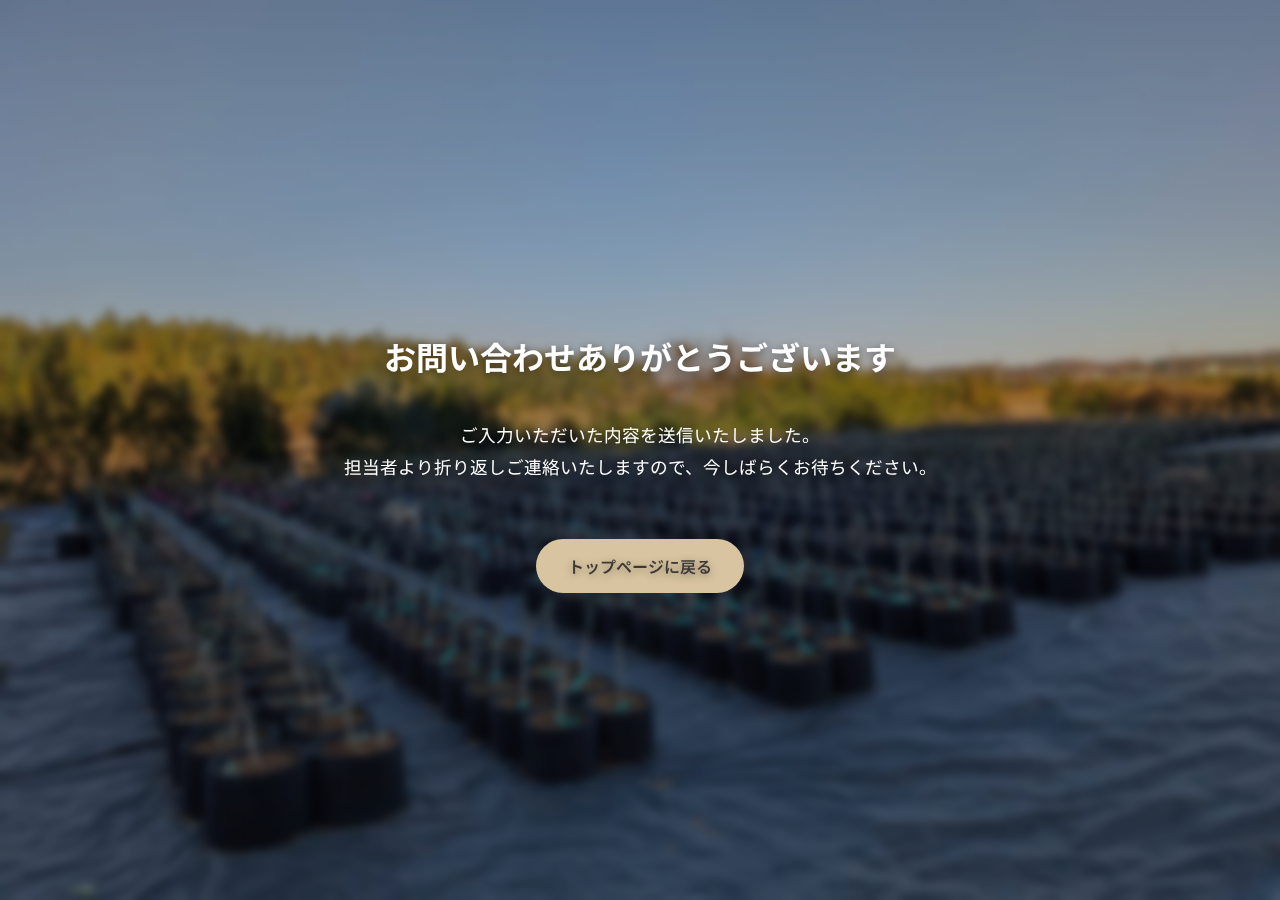
<file: thanks.html>
<!DOCTYPE html>
<html lang="ja">
<head>
  <meta charset="UTF-8" />
  <meta name="viewport" content="width=device-width, initial-scale=1.0" />
  <title>お問い合わせありがとうございます | Hachidori Farm</title>
  <link rel="stylesheet" href="style.css" />
  <link href="https://fonts.googleapis.com/css2?family=Noto+Sans+JP:wght@400;500;700&display=swap" rel="stylesheet">
</head>

<body>
  <!-- 背景スライドショー -->
  <section class="hero">
    <div class="slideshow">
      <img src="assets/slide1.jpg" alt="背景1" class="active">
      <img src="assets/slide2.jpg" alt="背景2">
      <img src="assets/slide3.jpg" alt="背景3">
      <img src="assets/slide4.jpg" alt="背景4">
      <img src="assets/slide5.jpg" alt="背景5">
    </div>
  </section>

  <!-- メインメッセージ -->
  <div class="thanks-message">
    <h1>お問い合わせありがとうございます</h1>
    <p>ご入力いただいた内容を送信いたしました。<br>担当者より折り返しご連絡いたしますので、今しばらくお待ちください。</p>
    <a href="index.html" class="btn">トップページに戻る</a>
  </div>

  <!-- スライドショー制御 -->
  <script>
    const slides = document.querySelectorAll('.slideshow img');
    let index = 0;
    setInterval(() => {
      slides[index].classList.remove('active');
      index = (index + 1) % slides.length;
      slides[index].classList.add('active');
    }, 4000);
  </script>
</body>
</html>
</file>
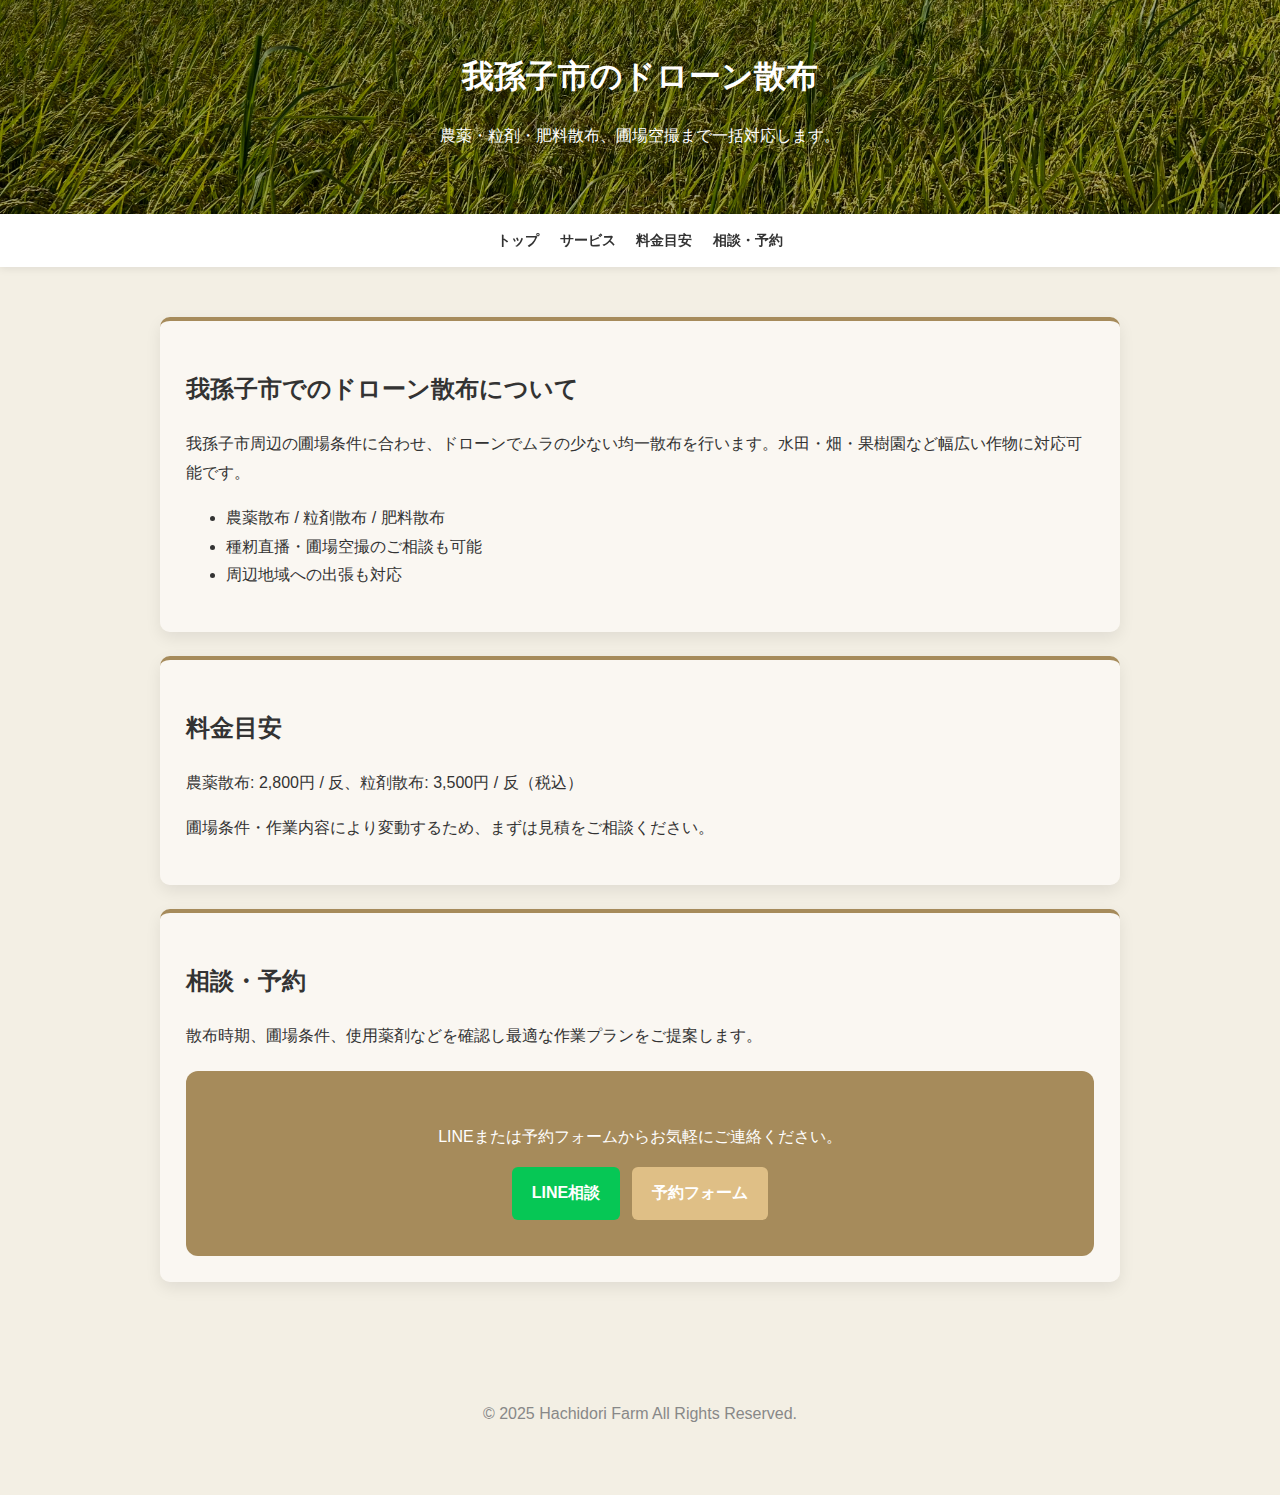
<file: seo/abiko.html>
<!DOCTYPE html>
<html lang="ja">
<head>
  <meta charset="UTF-8">
  <meta name="viewport" content="width=device-width, initial-scale=1.0">
  <title>我孫子市のドローン散布 | ハチドリドローンサービス</title>
  <meta name="description" content="我孫子市で農薬・粒剤・肥料散布をドローンで迅速対応。圃場条件に合わせた最適な散布プランをご提案します。">
  <meta property="og:title" content="我孫子市のドローン散布 | ハチドリドローンサービス">
  <meta property="og:description" content="我孫子市で農薬・粒剤・肥料散布をドローンで迅速対応。圃場条件に合わせた最適な散布プランをご提案します。">
  <meta property="og:type" content="website">
  <meta property="og:locale" content="ja_JP">
  <meta property="og:image" content="../assets/slide8.jpg">
  <style>

:root {
    --main: #A68B5B;
    --dark: #4B3F33;
    --bg: #f3efe4;
    --card: #faf7f2f2;
}

body {
    margin: 0;
    font-family: -apple-system, BlinkMacSystemFont, "Segoe UI", "Noto Sans JP", sans-serif;
    background: var(--bg);
    color: #333;
    line-height: 1.8;
}

header {
    background: linear-gradient(rgba(0, 0, 0, .35), rgba(0, 0, 0, .35)), url("../assets/slide8.jpg");
    background-size: cover;
    background-position: center;
    color: white;
    text-align: center;
    padding: 48px 20px;
}

header h1 {
    font-size: 32px;
    margin: 0 0 10px;
}

nav {
    background: white;
    padding: 12px 16px;
    text-align: center;
    position: sticky;
    top: 0;
    z-index: 10;
    box-shadow: 0 2px 8px rgba(0, 0, 0, .08);
}

nav a {
    margin: 0 8px;
    text-decoration: none;
    color: #333;
    font-weight: 600;
    font-size: 14px;
}

main {
    max-width: 960px;
    margin: 0 auto;
    padding: 50px 20px;
}

.card {
    background: var(--card);
    padding: 26px;
    border-radius: 10px;
    box-shadow: 0 6px 16px rgba(0, 0, 0, .08);
    border-top: 4px solid var(--main);
    margin-bottom: 24px;
}

.cta {
    background: var(--main);
    color: white;
    text-align: center;
    padding: 36px 20px;
    border-radius: 12px;
    margin-top: 20px;
}

.cta .buttons {
    margin-top: 16px;
    display: flex;
    justify-content: center;
    flex-wrap: wrap;
    gap: 12px;
}

.btn {
    display: inline-block;
    padding: 12px 20px;
    border-radius: 6px;
    text-decoration: none;
    font-weight: bold;
}

.btn-line { background: #06C755; color: white; }
.btn-mail { background: #dfbf86; color: white; }

footer {
    text-align: center;
    padding: 28px 20px 50px;
    color: #888;
}

@media (max-width: 768px) {
    header h1 { font-size: 24px; }
    main { padding: 40px 18px; }
}

  </style>
</head>
<body>
  <header>
    <h1>我孫子市のドローン散布</h1>
    <p>農薬・粒剤・肥料散布、圃場空撮まで一括対応します。</p>
  </header>

  <nav>
    <a href="../drone_index.html">トップ</a>
    <a href="#service">サービス</a>
    <a href="#price">料金目安</a>
    <a href="#contact">相談・予約</a>
  </nav>

  <main>
    <section class="card" id="service">
      <h2>我孫子市でのドローン散布について</h2>
      <p>我孫子市周辺の圃場条件に合わせ、ドローンでムラの少ない均一散布を行います。水田・畑・果樹園など幅広い作物に対応可能です。</p>
      <ul>
        <li>農薬散布 / 粒剤散布 / 肥料散布</li>
        <li>種籾直播・圃場空撮のご相談も可能</li>
        <li>周辺地域への出張も対応</li>
      </ul>
    </section>

    <section class="card" id="price">
      <h2>料金目安</h2>
      <p>農薬散布: 2,800円 / 反、粒剤散布: 3,500円 / 反（税込）</p>
      <p>圃場条件・作業内容により変動するため、まずは見積をご相談ください。</p>
    </section>

    <section class="card" id="contact">
      <h2>相談・予約</h2>
      <p>散布時期、圃場条件、使用薬剤などを確認し最適な作業プランをご提案します。</p>
      <div class="cta">
        <p>LINEまたは予約フォームからお気軽にご連絡ください。</p>
        <div class="buttons">
          <a class="btn btn-line" href="https://www.hachidori-farm.com/drone.html#line">LINE相談</a>
          <a class="btn btn-mail" href="https://www.hachidori-farm.com/drone.html#contact">予約フォーム</a>
        </div>
      </div>
    </section>
  </main>

  <footer>
    <p>© 2025 Hachidori Farm All Rights Reserved.</p>
  </footer>
</body>
</html>
</file>
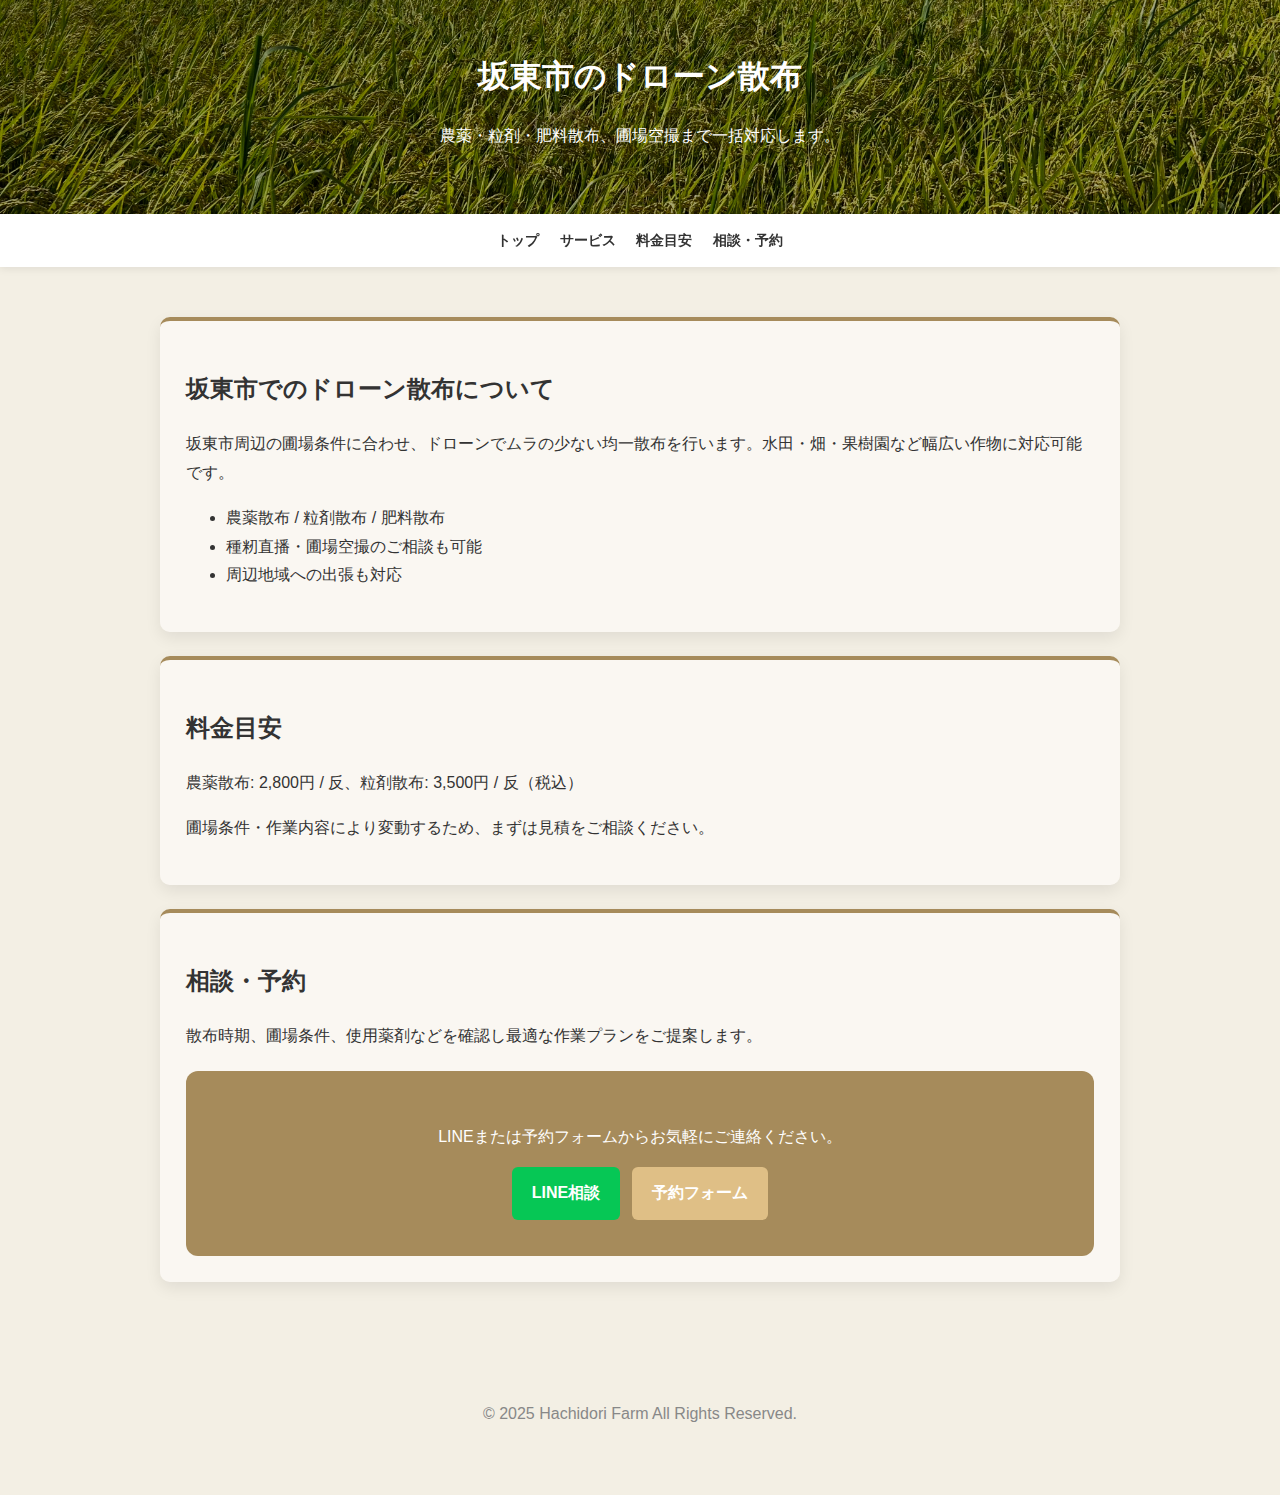
<file: seo/bando.html>
<!DOCTYPE html>
<html lang="ja">
<head>
  <meta charset="UTF-8">
  <meta name="viewport" content="width=device-width, initial-scale=1.0">
  <title>坂東市のドローン散布 | ハチドリドローンサービス</title>
  <meta name="description" content="坂東市で農薬・粒剤・肥料散布をドローンで迅速対応。圃場条件に合わせた最適な散布プランをご提案します。">
  <meta property="og:title" content="坂東市のドローン散布 | ハチドリドローンサービス">
  <meta property="og:description" content="坂東市で農薬・粒剤・肥料散布をドローンで迅速対応。圃場条件に合わせた最適な散布プランをご提案します。">
  <meta property="og:type" content="website">
  <meta property="og:locale" content="ja_JP">
  <meta property="og:image" content="../assets/slide8.jpg">
  <style>

:root {
    --main: #A68B5B;
    --dark: #4B3F33;
    --bg: #f3efe4;
    --card: #faf7f2f2;
}

body {
    margin: 0;
    font-family: -apple-system, BlinkMacSystemFont, "Segoe UI", "Noto Sans JP", sans-serif;
    background: var(--bg);
    color: #333;
    line-height: 1.8;
}

header {
    background: linear-gradient(rgba(0, 0, 0, .35), rgba(0, 0, 0, .35)), url("../assets/slide8.jpg");
    background-size: cover;
    background-position: center;
    color: white;
    text-align: center;
    padding: 48px 20px;
}

header h1 {
    font-size: 32px;
    margin: 0 0 10px;
}

nav {
    background: white;
    padding: 12px 16px;
    text-align: center;
    position: sticky;
    top: 0;
    z-index: 10;
    box-shadow: 0 2px 8px rgba(0, 0, 0, .08);
}

nav a {
    margin: 0 8px;
    text-decoration: none;
    color: #333;
    font-weight: 600;
    font-size: 14px;
}

main {
    max-width: 960px;
    margin: 0 auto;
    padding: 50px 20px;
}

.card {
    background: var(--card);
    padding: 26px;
    border-radius: 10px;
    box-shadow: 0 6px 16px rgba(0, 0, 0, .08);
    border-top: 4px solid var(--main);
    margin-bottom: 24px;
}

.cta {
    background: var(--main);
    color: white;
    text-align: center;
    padding: 36px 20px;
    border-radius: 12px;
    margin-top: 20px;
}

.cta .buttons {
    margin-top: 16px;
    display: flex;
    justify-content: center;
    flex-wrap: wrap;
    gap: 12px;
}

.btn {
    display: inline-block;
    padding: 12px 20px;
    border-radius: 6px;
    text-decoration: none;
    font-weight: bold;
}

.btn-line { background: #06C755; color: white; }
.btn-mail { background: #dfbf86; color: white; }

footer {
    text-align: center;
    padding: 28px 20px 50px;
    color: #888;
}

@media (max-width: 768px) {
    header h1 { font-size: 24px; }
    main { padding: 40px 18px; }
}

  </style>
</head>
<body>
  <header>
    <h1>坂東市のドローン散布</h1>
    <p>農薬・粒剤・肥料散布、圃場空撮まで一括対応します。</p>
  </header>

  <nav>
    <a href="../drone_index.html">トップ</a>
    <a href="#service">サービス</a>
    <a href="https://www.hachidori-farm.com/drone.html#estimate">料金目安</a>
    <a href="#contact">相談・予約</a>
  </nav>

  <main>
    <section class="card" id="service">
      <h2>坂東市でのドローン散布について</h2>
      <p>坂東市周辺の圃場条件に合わせ、ドローンでムラの少ない均一散布を行います。水田・畑・果樹園など幅広い作物に対応可能です。</p>
      <ul>
        <li>農薬散布 / 粒剤散布 / 肥料散布</li>
        <li>種籾直播・圃場空撮のご相談も可能</li>
        <li>周辺地域への出張も対応</li>
      </ul>
    </section>

    <section class="card" id="price">
      <h2>料金目安</h2>
      <p>農薬散布: 2,800円 / 反、粒剤散布: 3,500円 / 反（税込）</p>
      <p>圃場条件・作業内容により変動するため、まずは見積をご相談ください。</p>
    </section>

    <section class="card" id="contact">
      <h2>相談・予約</h2>
      <p>散布時期、圃場条件、使用薬剤などを確認し最適な作業プランをご提案します。</p>
      <div class="cta">
        <p>LINEまたは予約フォームからお気軽にご連絡ください。</p>
        <div class="buttons">
          <a class="btn btn-line" href="https://www.hachidori-farm.com/drone.html#line">LINE相談</a>
          <a class="btn btn-mail" href="https://www.hachidori-farm.com/drone.html#contact">予約フォーム</a>
        </div>
      </div>
    </section>
  </main>

  <footer>
    <p>© 2025 Hachidori Farm All Rights Reserved.</p>
  </footer>
</body>
</html>
</file>
<file: style.css>
body {
  margin: 0;
  font-family: 'Noto Sans JP', sans-serif;
  color: #333;
  background: #fffaf5;
  line-height: 1.8;
}

/* 固定ヘッダー */
.header {
  position: fixed;
  top: 0;
  width: stretch;
  background: rgba(250, 247, 242, 0.95);
  display: flex;
  justify-content: space-between;
  align-items: center;
  padding: 0.5rem 2rem;
  box-shadow: 0 2px 8px rgba(0, 0, 0, 0.08);
  z-index: 1000;
}

.logo {
  height: 60px;
}

.nav ul {
  list-style: none;
  display: flex;
  gap: 2rem;
  margin: 0;
  padding: 0;
}

.nav a {
  text-decoration: none;
  color: #3E3A39;
  font-weight: 600;
  transition: 0.3s;
}

.nav a:hover {
  color: #A68B5B;
}

/* 固定背景スライドショー */
.hero {
  position: fixed;
  top: 0;
  left: 0;
  width: 100%;
  height: 100vh;
  overflow: hidden;
  z-index: -1;
}

.slideshow {
  position: absolute;
  inset: 0;
}

.slideshow img {
  position: absolute;
  inset: 0;
  width: 100%;
  height: 100%;
  object-fit: cover;
  opacity: 0;
  transition: opacity 3s ease-in-out;
}

.slideshow img.active {
  opacity: 1;
}

.hero-text {
  position: absolute;
  top: 50%;
  left: 50%;
  transform: translate(-50%, -50%);
  text-align: center;
  color: #fff;
  text-shadow: 0 2px 10px rgba(0, 0, 0, 0.4);
}

.hero-logo {
  width: 600px;
  max-width: 92%;
  height: auto;
  filter: drop-shadow(0 2px 6px rgba(0, 0, 0, 0.4));
  animation: fadeIn 2s ease-in-out;
}

/* メイン部分（スクロール対象） */
.main-content {
  position: relative;
  z-index: 1;
  margin-top: 100vh;
}

/* 農園紹介・お問い合わせを左揃えに */
.about, .contact {
  text-align: left;
  max-width: 92%;
  margin: 0 auto;
  padding: 6rem 2rem;
  background: rgba(255, 255, 255, 0.92); /* 背景スライド上で読みやすく */
  backdrop-filter: blur(4px);             /* 背景ぼかし効果 */
  border-radius: 16px;
}

/* 見出しデザイン */
.about h2, .contact h2 {
  font-size: 2rem;
  margin-bottom: 1rem;
  color: #A68B5B;
}

/* 事業紹介 */
.services {
  padding: 6rem 2rem;
  text-align: center;
  background: rgba(255, 255, 255, 0.85);
  backdrop-filter: blur(4px);
  border-radius: 16px;
  max-width: 92%;
  margin: 4rem auto;
}

.service-cards {
  display: grid;
  grid-template-columns: repeat(auto-fit, minmax(260px, 1fr));
  gap: 2rem;
  margin-top: 3rem;
}

.card {
  background: #fff;
  border-radius: 16px;
  box-shadow: 0 4px 15px rgba(0, 0, 0, 0.08);
  text-decoration: none;
  color: inherit;
  transition: transform 0.3s, box-shadow 0.3s;
  padding: 1rem;
}

.card:hover {
  transform: translateY(-8px);
  box-shadow: 0 6px 20px rgba(0, 0, 0, 0.12);
}

.card img {
  width: 30%;
  height: 100px;
  object-fit: cover;
}

.card h3 {
  margin: 1rem;
  color: #A68B5B;
}

/* お問い合わせフォーム */
.contact-form {
  display: flex;
  flex-direction: column;
  align-items: flex-start;
  gap: 1rem;
  width: 100%;
}

.contact-form input,
.contact-form textarea {
  width: 100%;
  padding: 0.8rem;
  border: 1px solid #ccc;
  border-radius: 6px;
  font-size: 1rem;
  background: #fff;
}

.contact-form input:focus,
.contact-form textarea:focus {
  outline: none;
  border-color: #A68B5B;
  box-shadow: 0 0 4px rgba(166, 139, 91, 0.4);
}

/* ボタン */
.btn {
  display: inline-block;
  margin-top: 1.5rem;
  padding: 0.8rem 2rem;
  background: #D8C4A0;
  color: #3E3A39;
  border-radius: 30px;
  text-decoration: none;
  transition: 0.3s;
  font-weight: 600;
}

.btn:hover {
  background: #A68B5B;
  color: #fff;
}

/* フッター */
.footer {
  background: rgba(62, 58, 57, 0.9);
  color: #E8E4DE;
  text-align: center;
  padding: 1.5rem;
}

/* アニメーション */
@keyframes fadeIn {
  from { opacity: 0; transform: translateY(10px); }
  to { opacity: 1; transform: translateY(0); }
}

.center-text { text-align: center; }
.center-btn { align-self: center; }
/* 共通見出しスタイル */
.section-title {
  text-align: center;     /* 中央揃え */
  font-size: 2rem;
  margin-bottom: 1rem;
  color: #A68B5B;         /* 金茶系の落ち着いたトーンに統一 */
  font-weight: 700;
}
/* 送信完了メッセージ用 */
.thanks-message {
  position: relative;
  z-index: 2;
  height: 100vh;
  display: flex;
  flex-direction: column;
  justify-content: center;
  align-items: center;
  text-align: center;
  color: #fff;
  text-shadow: 0 2px 8px rgba(0,0,0,0.4);
  background: rgba(0,0,0,0.3);
  backdrop-filter: blur(4px);
}

.thanks-message h1 {
  font-size: 2rem;
  margin-bottom: 1rem;
  animation: fadeIn 1.5s ease-in-out;
}

.thanks-message p {
  font-size: 1.1rem;
  margin-bottom: 2rem;
  line-height: 1.8;
  animation: fadeIn 2.2s ease-in-out;
}
.detail-text {
  background: rgba(255,255,255,0.85);
  padding: 2rem;
  border-radius: 12px;
  box-shadow: 0 2px 10px rgba(0,0,0,0.08);
  line-height: 1.8;
}
</file>
